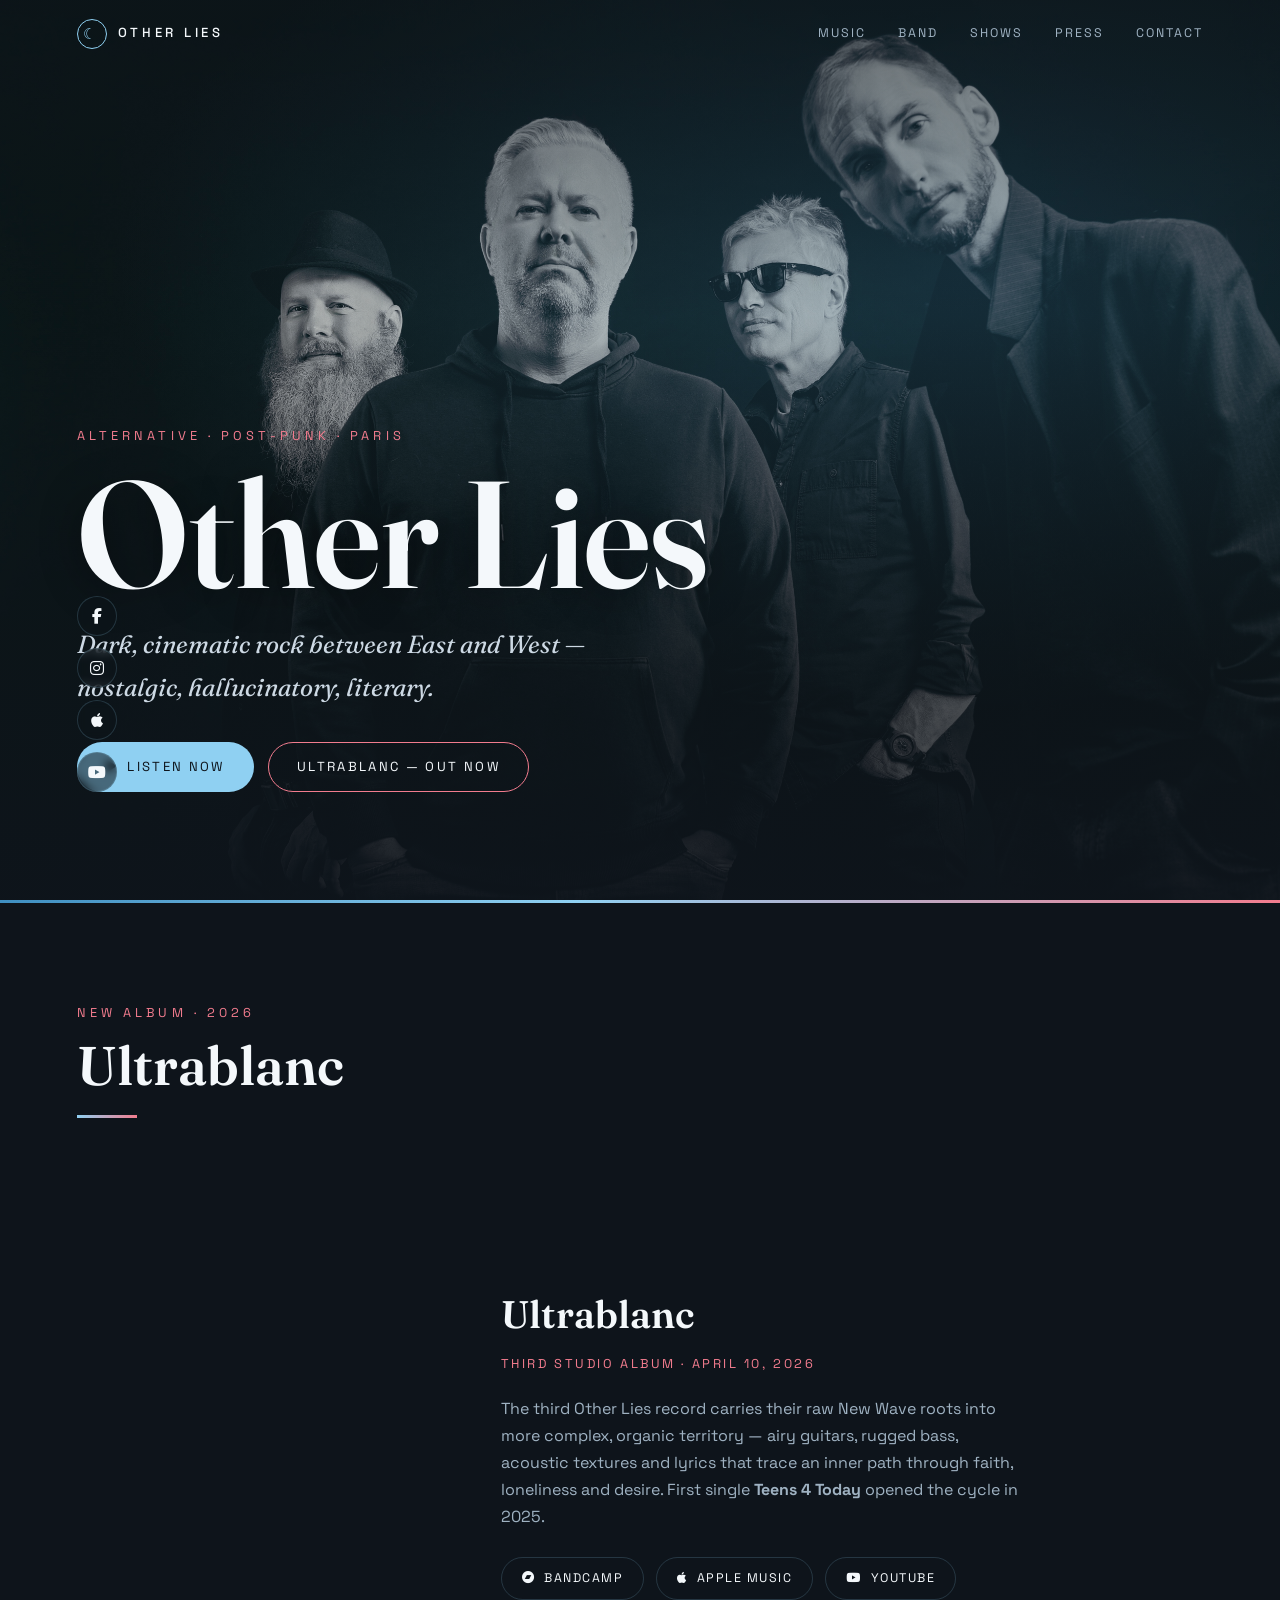
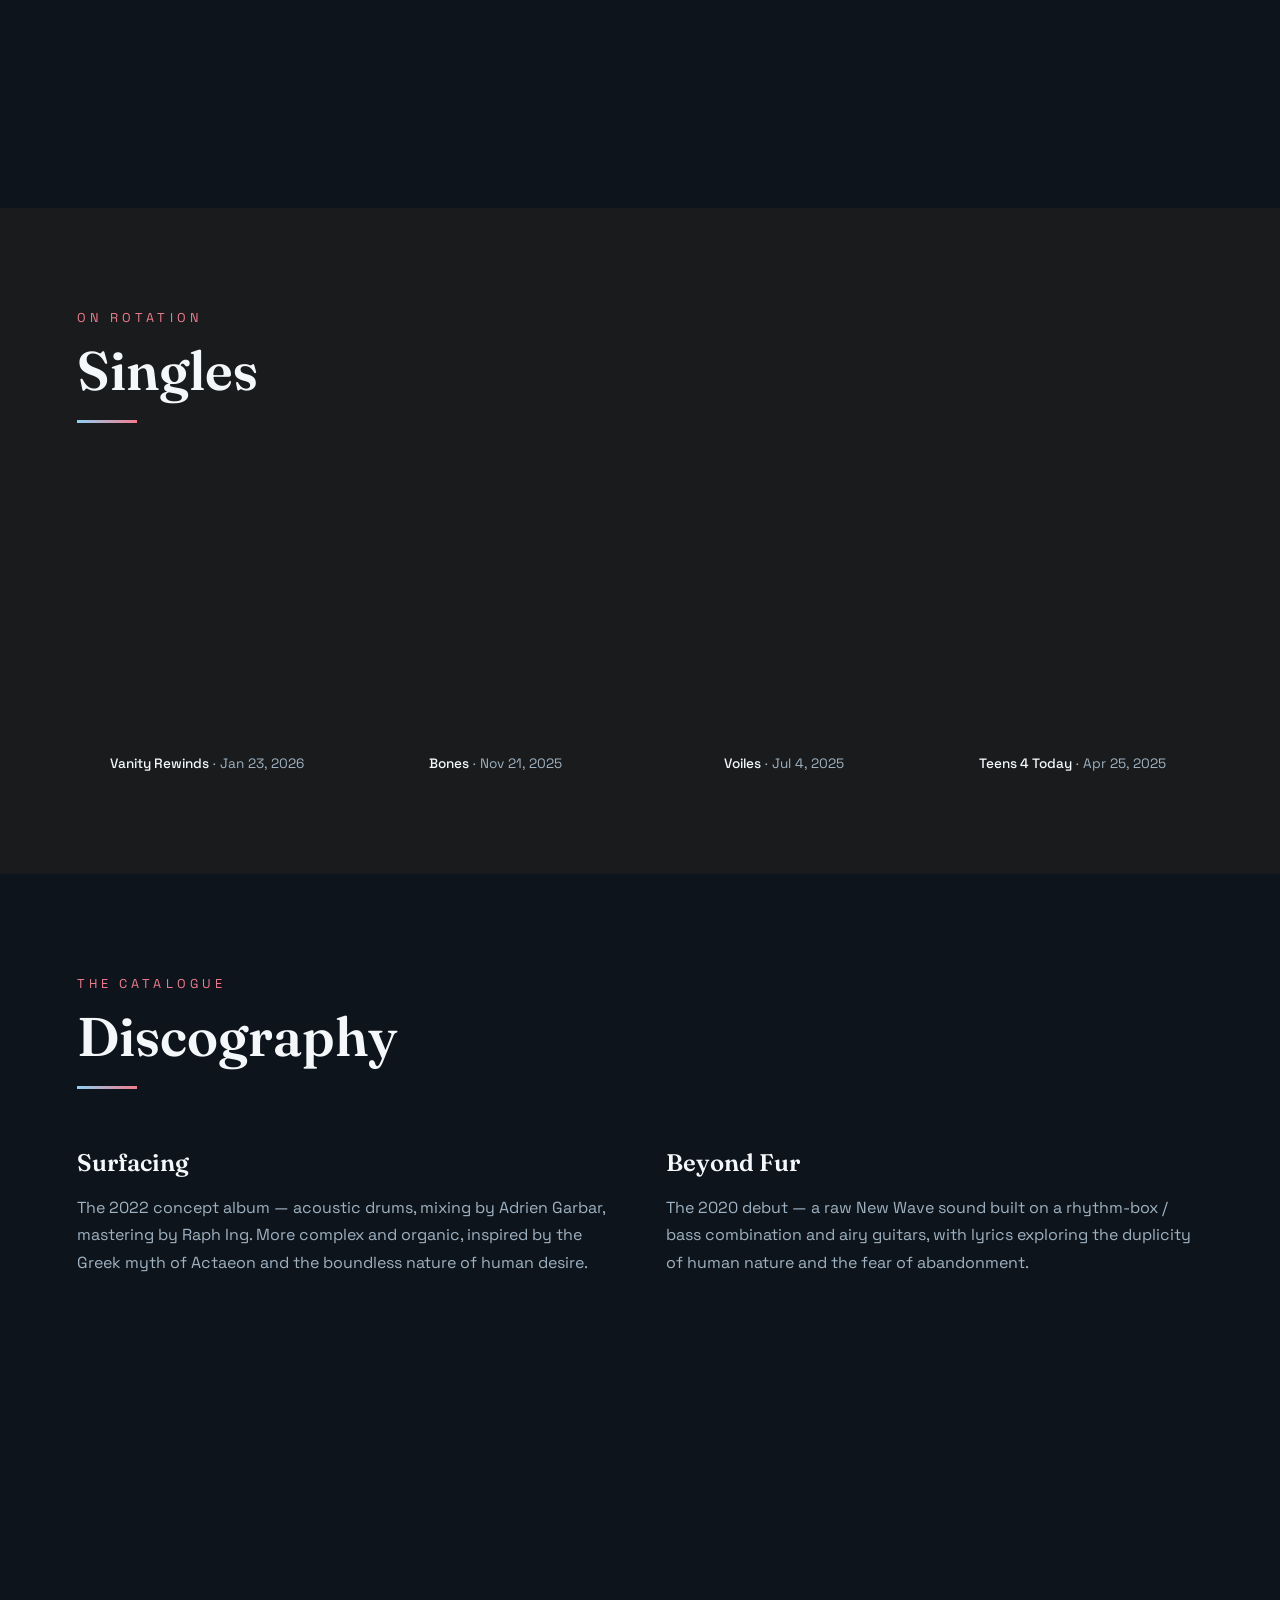
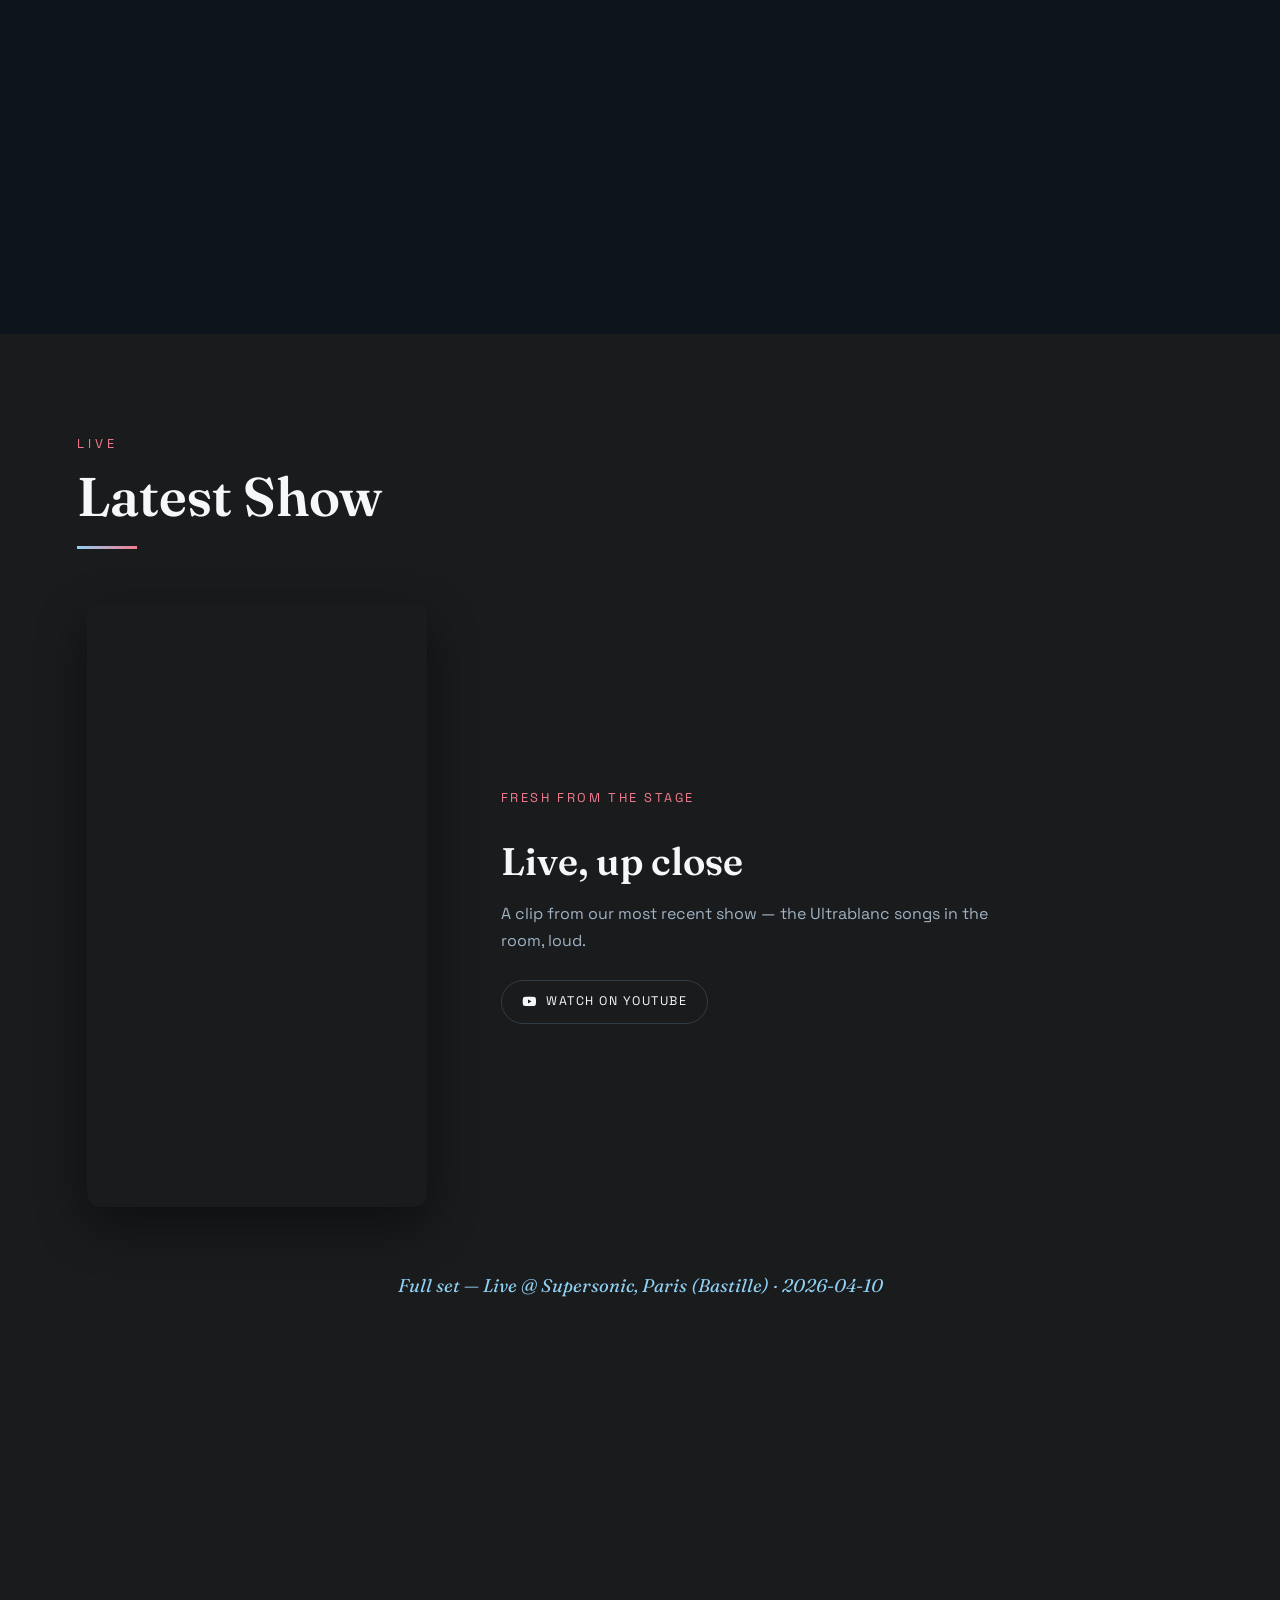
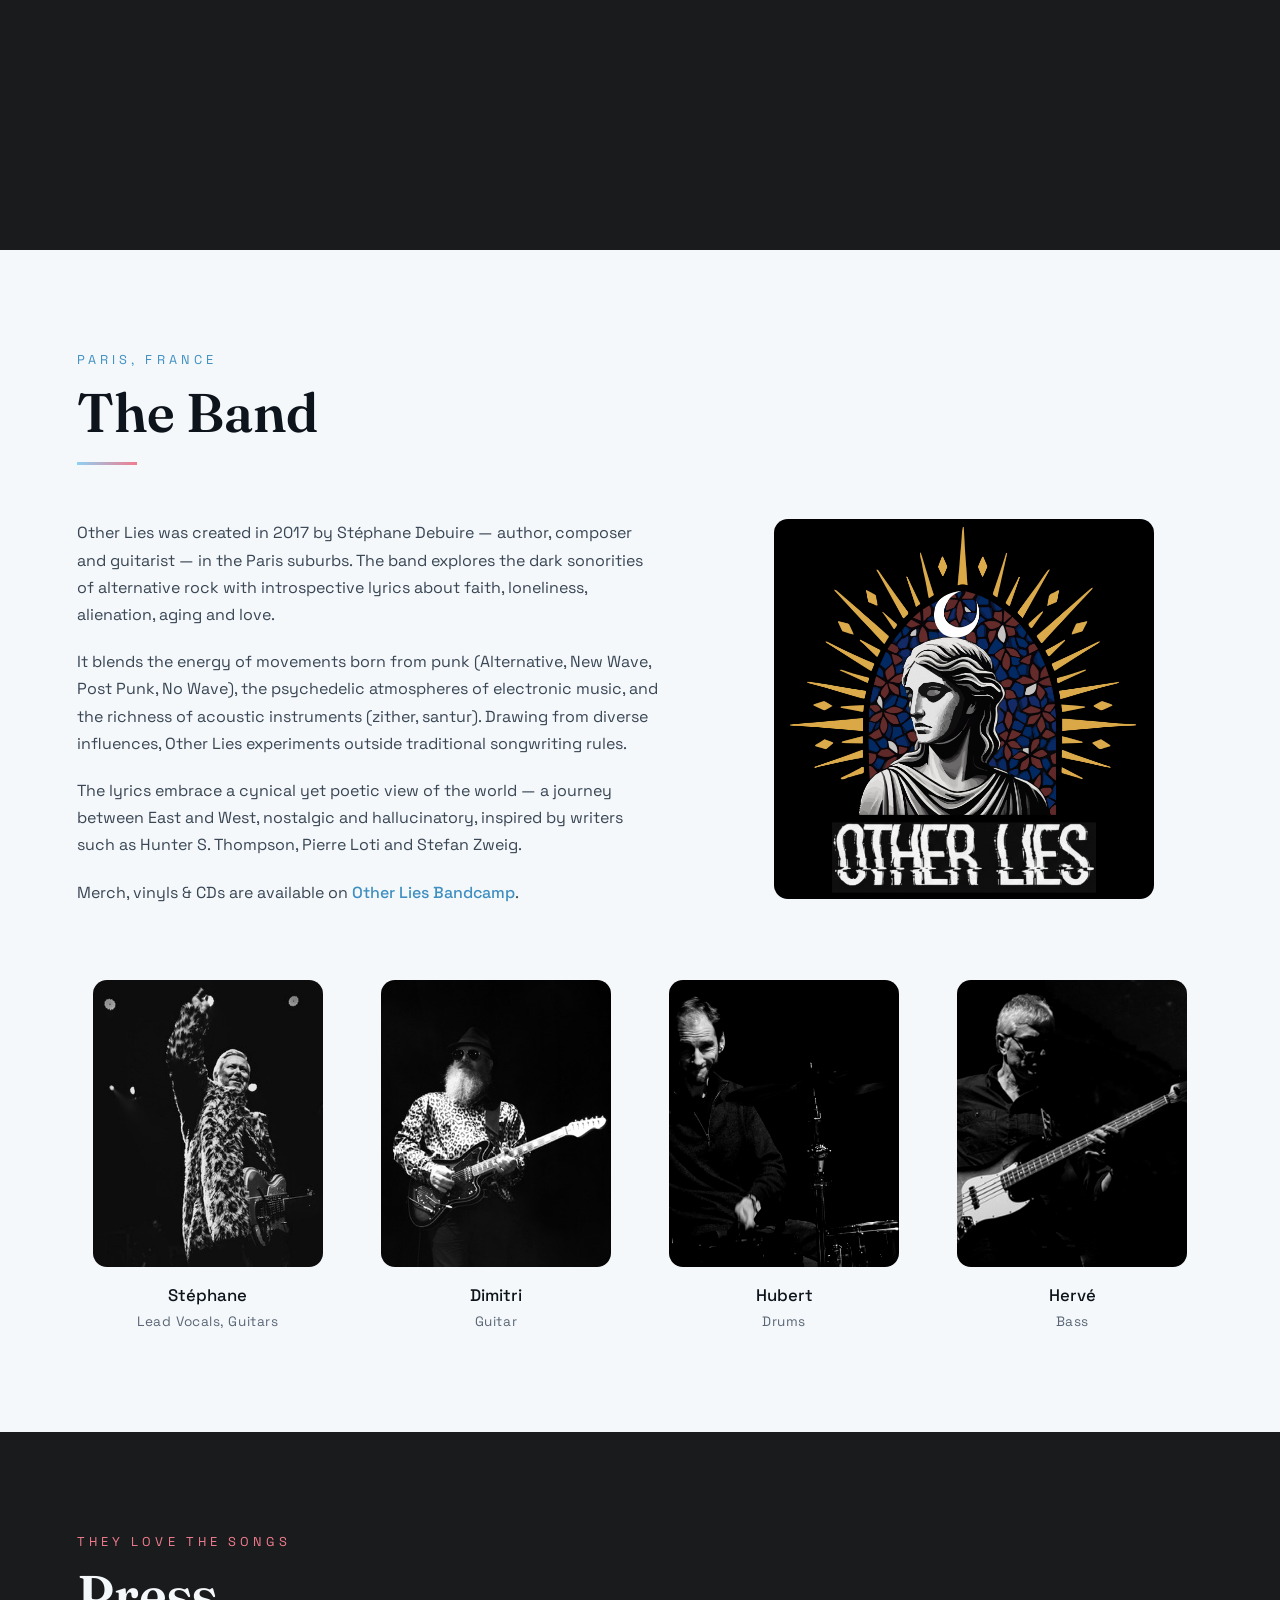
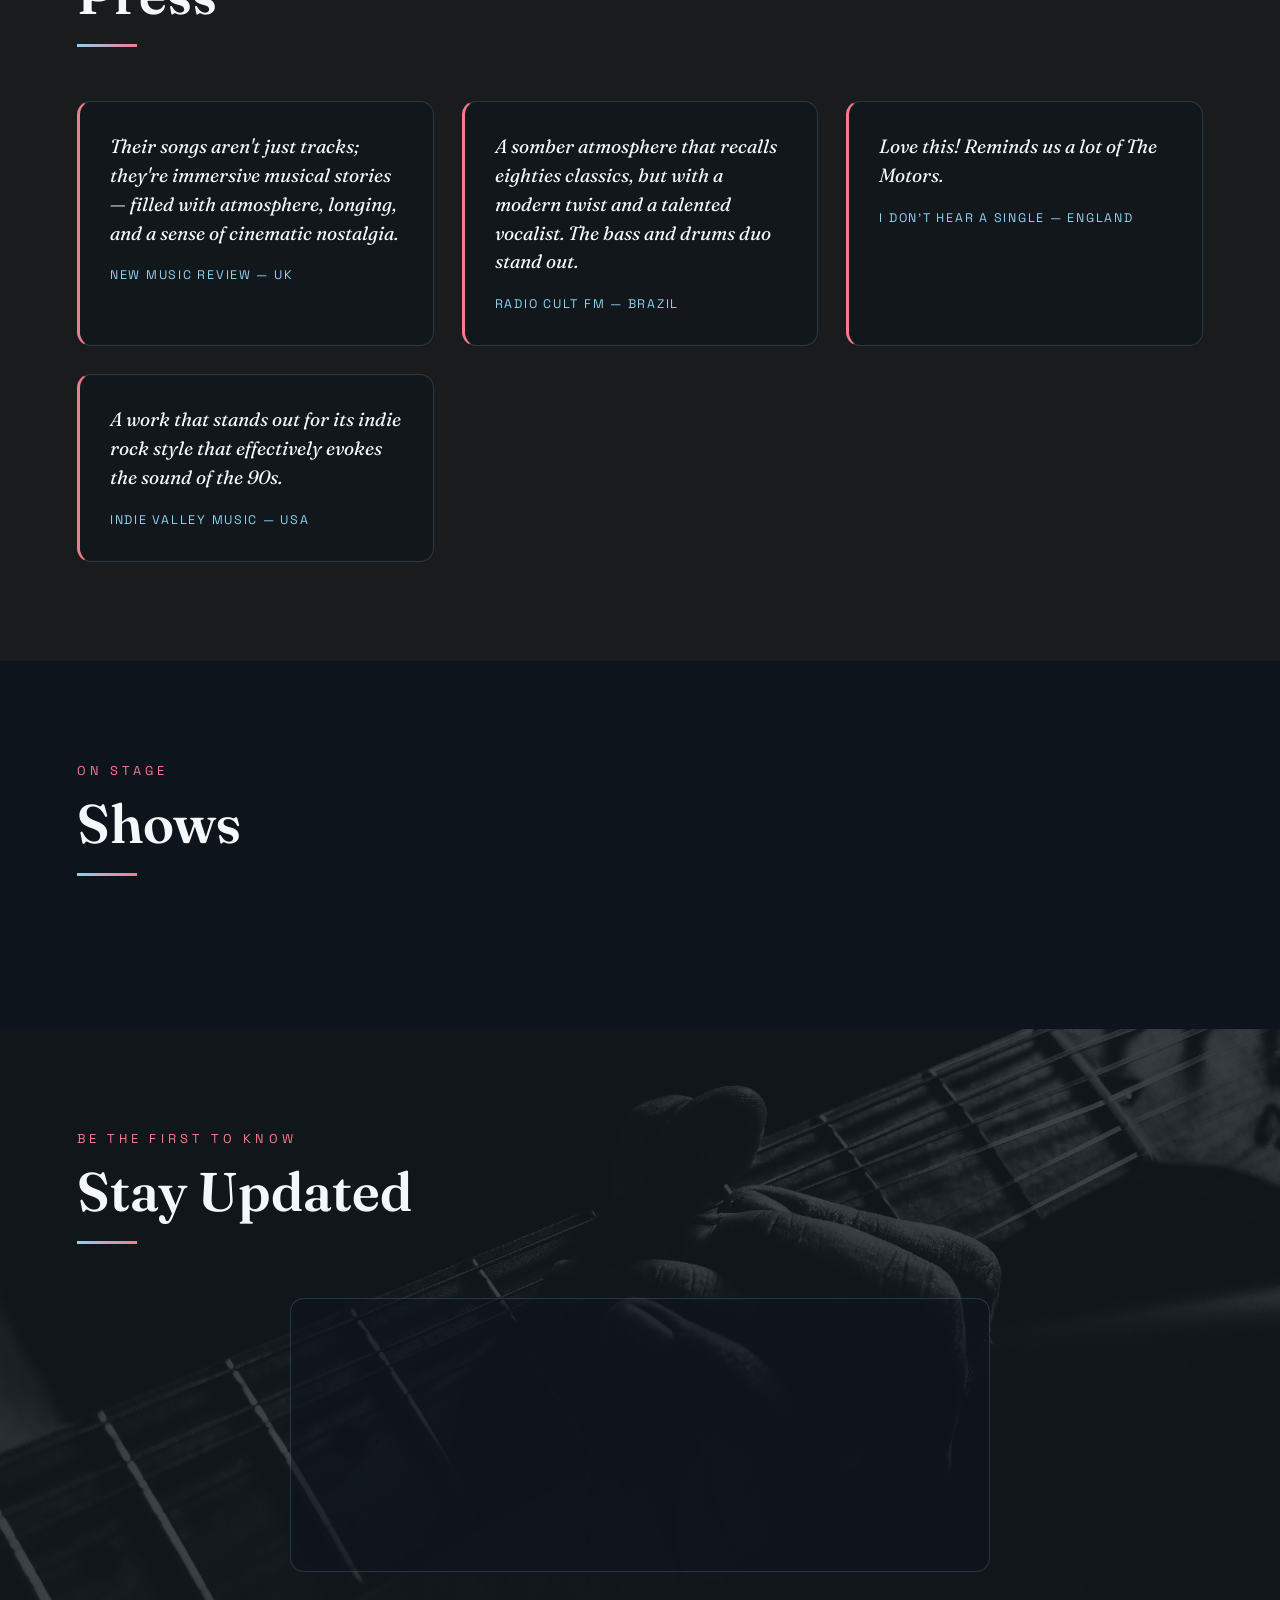
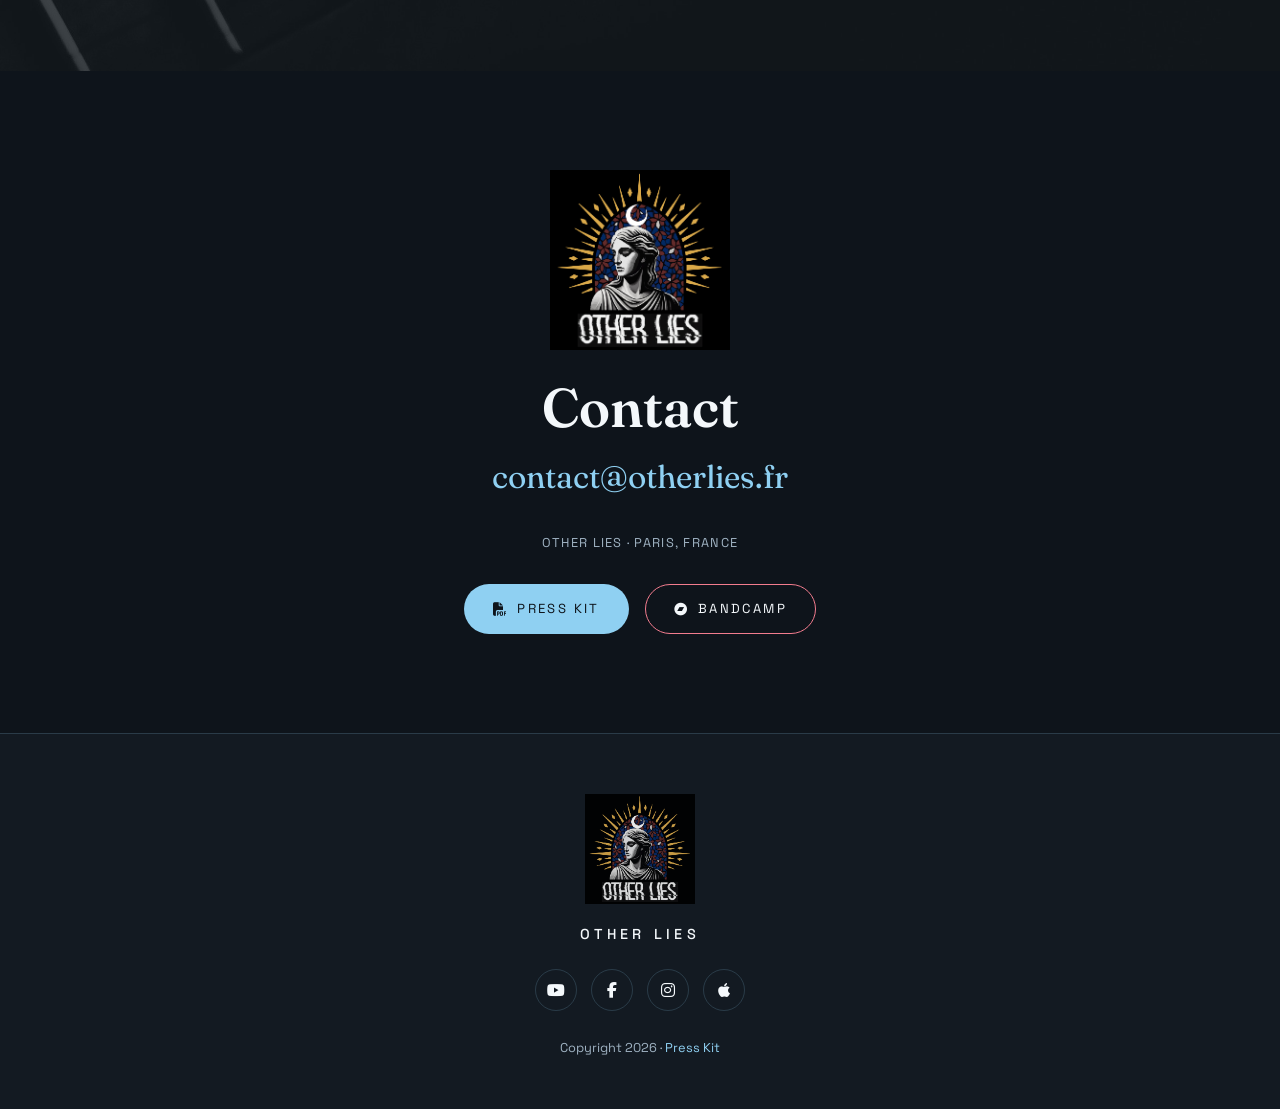
<file: index.html>
<!DOCTYPE html>
<html lang="en" dir="ltr">
  <head>

    <meta charset="utf-8">
    <title>Other Lies — Alternative Rock Band from Paris, France</title>
    <meta name="author" content="Other Lies">
    <meta name="description" content="Other Lies is an independent alternative rock band from Paris, France. Explore their music: albums Beyond Fur (2020), Surfacing (2022), and Ultrablanc (2026). Listen, discover tour dates, and get in touch.">
    <meta name="keywords" content="Other Lies, alternative rock, indie rock, post punk, new wave, Paris rock band, Beyond Fur, Surfacing, Ultrablanc, live music France">
    <link rel="canonical" href="https://otherlies.fr/">

    <meta property="og:url" content="https://otherlies.fr/" />
    <meta property="og:type" content="website" />
    <meta property="og:title" content="Other Lies — Alternative Rock Band from Paris, France" />
    <meta property="og:locale" content="en_US" />
    <meta property="og:description" content="Independent alternative rock band from Paris, France. Albums: Beyond Fur, Surfacing, Ultrablanc. Listen now and discover upcoming shows." />
    <meta property="og:site_name" content="Other Lies">
    <meta property="og:image" content="https://otherlies.fr/img/Other-Lies-Band-SmallRes.jpg" />
    <meta property="og:image:width" content="1200" />
    <meta property="og:image:height" content="630" />

    <meta name="twitter:card" content="summary_large_image" />
    <meta name="twitter:site" content="@otherlies" />
    <meta name="twitter:title" content="Other Lies — Alternative Rock Band from Paris, France" />
    <meta name="twitter:description" content="Independent alternative rock band from Paris, France. Albums: Beyond Fur, Surfacing, Ultrablanc." />
    <meta name="twitter:image" content="https://otherlies.fr/img/Other-Lies-Band-SmallRes.jpg" />

    <meta name="viewport" content="width=device-width, initial-scale=1.0">
    <meta name="robots" content="index, follow">

    <!-- Fonts: Fraunces (literary display) + Space Grotesk (UI) -->
    <link rel="preconnect" href="https://fonts.googleapis.com">
    <link rel="preconnect" href="https://fonts.gstatic.com" crossorigin>
    <link href="https://fonts.googleapis.com/css2?family=Fraunces:ital,opsz,wght@0,9..144,400;0,9..144,600;0,9..144,700;1,9..144,400;1,9..144,600&family=Space+Grotesk:wght@300;400;500;700&display=swap" rel="stylesheet">

    <!-- Font Awesome (brand + UI icons) -->
    <link rel="stylesheet" href="https://cdnjs.cloudflare.com/ajax/libs/font-awesome/6.7.2/css/all.min.css" crossorigin="anonymous" />

    <link rel="stylesheet" href="css/style.css">

    <!-- Favicon -->
    <link rel="icon" type="image/png" sizes="32x32" href="./img/favicon-32x32.png">
    <link rel="icon" type="image/png" sizes="16x16" href="./img/favicon-16x16.png">
    <link rel="shortcut icon" href="./favicon.ico">
    <link rel="apple-touch-icon" sizes="180x180" href="./img/apple-touch-icon.png">
    <link rel="manifest" href="./site.webmanifest">

    <!-- Structured data -->
    <script type="application/ld+json">
    {
      "@context": "https://schema.org",
      "@type": "MusicGroup",
      "name": "Other Lies",
      "url": "https://otherlies.fr/",
      "image": "https://otherlies.fr/img/Other-Lies-Band-SmallRes.jpg",
      "description": "Independent alternative rock band from Paris, France.",
      "genre": ["Alternative Rock", "Post Punk", "New Wave", "Indie Rock"],
      "hometown": { "@type": "City", "name": "Paris", "country": "France" },
      "foundingDate": "2017",
      "sameAs": [
        "https://www.facebook.com/profile.php?id=100069529463671",
        "https://www.instagram.com/other_lies_official/",
        "https://music.apple.com/us/artist/other-lies/1507963437",
        "https://www.youtube.com/watch?v=qXw1dqE_FtU&list=OLAK5uy_nUUa9ocPH_cSZ1I9kS4vyfQ2ZeH3phtvc",
        "https://otherlies.bandcamp.com"
      ],
      "album": [
        { "@type": "MusicAlbum", "name": "Beyond Fur", "datePublished": "2020", "url": "https://otherlies.bandcamp.com/album/beyond-fur" },
        { "@type": "MusicAlbum", "name": "Surfacing", "datePublished": "2022", "url": "https://otherlies.bandcamp.com/album/surfacing" },
        { "@type": "MusicAlbum", "name": "Ultrablanc", "datePublished": "2026-04-10", "url": "https://otherlies.bandcamp.com/album/ultrablanc" }
      ]
    }
    </script>

  </head>
  <body>
  <noscript>This site is best experienced with JavaScript enabled.</noscript>
  <a id="top"></a>

  <!-- ===================================================== Header / nav -->
  <header class="site-header" id="header">
    <a href="#top" class="brand">
      <span class="brand-mark" aria-hidden="true">&#9790;</span>
      Other Lies
    </a>
    <nav class="nav-desktop" aria-label="Primary">
      <a href="#music">Music</a>
      <a href="#band">Band</a>
      <a href="#shows">Shows</a>
      <a href="#press">Press</a>
      <a href="#contact">Contact</a>
    </nav>
    <button class="nav-toggle" id="navToggle" aria-label="Open menu" aria-expanded="false" aria-controls="mobileNav">
      <span></span><span></span><span></span>
    </button>
  </header>

  <nav class="mobile-nav" id="mobileNav" aria-label="Mobile">
    <a href="#music">Music</a>
    <a href="#band">Band</a>
    <a href="#shows">Shows</a>
    <a href="#press">Press</a>
    <a href="#contact">Contact</a>
  </nav>

  <!-- ============================================================== Hero -->
  <section class="hero">
    <div class="hero-social">
      <a href="https://www.facebook.com/profile.php?id=100069529463671" target="_blank" rel="noopener noreferrer" aria-label="Other Lies on Facebook"><i class="fa-brands fa-facebook-f"></i></a>
      <a href="https://www.instagram.com/other_lies_official/" target="_blank" rel="noopener noreferrer" aria-label="Other Lies on Instagram"><i class="fa-brands fa-instagram"></i></a>
      <a href="https://music.apple.com/us/artist/other-lies/1507963437" target="_blank" rel="noopener noreferrer" aria-label="Other Lies on Apple Music"><i class="fa-brands fa-apple"></i></a>
      <a href="https://www.youtube.com/@otherliesofficial" target="_blank" rel="noopener noreferrer" aria-label="Other Lies on YouTube"><i class="fa-brands fa-youtube"></i></a>
    </div>

    <div class="hero-content">
      <p class="eyebrow">Alternative &middot; Post-Punk &middot; Paris</p>
      <h1 class="hero-title">Other Lies</h1>
      <p class="hero-tagline">Dark, cinematic rock between East and West — nostalgic, hallucinatory, literary.</p>
      <div class="btn-row">
        <a class="btn btn-primary" href="#music"><i class="fa-solid fa-play"></i> Listen now</a>
        <a class="btn btn-ghost" href="https://otherlies.bandcamp.com/album/ultrablanc" target="_blank" rel="noopener noreferrer">Ultrablanc — out now</a>
      </div>
    </div>
  </section>
  <div class="fissure"></div>

  <!-- ====================================================== Featured / Music -->
  <section class="section" id="music">
    <div class="section-head reveal">
      <p class="eyebrow">New album &middot; 2026</p>
      <h2 class="section-title">Ultrablanc</h2>
      <div class="section-rule"></div>
    </div>

    <div class="featured-grid">
      <div class="featured-embed reveal">
        <div class="embed-album">
          <iframe src="https://bandcamp.com/EmbeddedPlayer/album=3305115280/size=large/bgcol=333333/linkcol=0f91ff/tracklist=false/transparent=true/" seamless title="Ultrablanc on Bandcamp"><a href="https://otherlies.bandcamp.com/album/ultrablanc">Ultrablanc by Other Lies</a></iframe>
        </div>
      </div>
      <div class="featured-copy reveal">
        <h3>Ultrablanc</h3>
        <p class="meta">Third studio album &middot; April 10, 2026</p>
        <p>
          The third Other Lies record carries their raw New Wave roots into more
          complex, organic territory — airy guitars, rugged bass, acoustic
          textures and lyrics that trace an inner path through faith, loneliness
          and desire. First single <b>Teens 4 Today</b> opened the cycle in 2025.
        </p>
        <div class="streaming">
          <a href="https://otherlies.bandcamp.com/album/ultrablanc" target="_blank" rel="noopener noreferrer"><i class="fa-brands fa-bandcamp"></i> Bandcamp</a>
          <a href="https://music.apple.com/us/artist/other-lies/1507963437" target="_blank" rel="noopener noreferrer"><i class="fa-brands fa-apple"></i> Apple Music</a>
          <a href="https://www.youtube.com/@otherliesofficial" target="_blank" rel="noopener noreferrer"><i class="fa-brands fa-youtube"></i> YouTube</a>
        </div>
      </div>
    </div>
  </section>

  <!-- =========================================================== Singles -->
  <section class="section section--alt">
    <div class="section-head reveal">
      <p class="eyebrow">On rotation</p>
      <h2 class="section-title">Singles</h2>
      <div class="section-rule"></div>
    </div>

    <div class="media-grid">
      <div class="media-card reveal">
        <div class="embed-track"><iframe src="https://bandcamp.com/EmbeddedPlayer/track=228848753/size=large/bgcol=333333/linkcol=0f91ff/tracklist=false/transparent=true/" seamless title="Vanity Rewinds on Bandcamp"><a href="https://otherlies.bandcamp.com/track/vanity-rewinds">Vanity Rewinds by Other Lies</a></iframe></div>
        <p class="caption"><b>Vanity Rewinds</b> &middot; Jan 23, 2026</p>
      </div>
      <div class="media-card reveal">
        <div class="embed-track"><iframe src="https://bandcamp.com/EmbeddedPlayer/track=1326068721/size=large/bgcol=333333/linkcol=0f91ff/tracklist=false/transparent=true/" seamless title="Bones on Bandcamp"><a href="https://otherlies.bandcamp.com/track/bones">Bones by Other Lies</a></iframe></div>
        <p class="caption"><b>Bones</b> &middot; Nov 21, 2025</p>
      </div>
      <div class="media-card reveal">
        <div class="embed-track"><iframe src="https://bandcamp.com/EmbeddedPlayer/track=2655608547/size=large/bgcol=333333/linkcol=0f91ff/tracklist=false/transparent=true/" seamless title="Voiles on Bandcamp"><a href="https://otherlies.bandcamp.com/track/voiles">Voiles by Other Lies</a></iframe></div>
        <p class="caption"><b>Voiles</b> &middot; Jul 4, 2025</p>
      </div>
      <div class="media-card reveal">
        <div class="embed-track"><iframe src="https://bandcamp.com/EmbeddedPlayer/track=4266348816/size=large/bgcol=333333/linkcol=0f91ff/tracklist=false/transparent=true/" seamless title="Teens 4 Today on Bandcamp"><a href="https://otherlies.bandcamp.com/track/teens-4-today">Teens 4 Today by Other Lies</a></iframe></div>
        <p class="caption"><b>Teens 4 Today</b> &middot; Apr 25, 2025</p>
      </div>
    </div>
  </section>

  <!-- ====================================================== Discography -->
  <section class="section">
    <div class="section-head reveal">
      <p class="eyebrow">The catalogue</p>
      <h2 class="section-title">Discography</h2>
      <div class="section-rule"></div>
    </div>

    <div class="disc-grid">
      <div class="disc-item reveal">
        <h3>Surfacing</h3>
        <p>
          The 2022 concept album — acoustic drums, mixing by Adrien Garbar,
          mastering by Raph Ing. More complex and organic, inspired by the Greek
          myth of Actaeon and the boundless nature of human desire.
        </p>
        <div class="embed-album"><iframe src="https://bandcamp.com/EmbeddedPlayer/album=2539368130/size=large/bgcol=333333/linkcol=0f91ff/package=2737081730/tracklist=false/transparent=true/" seamless title="Surfacing on Bandcamp"><a href="https://otherlies.bandcamp.com/album/surfacing">Surfacing by Other Lies</a></iframe></div>
      </div>
      <div class="disc-item reveal">
        <h3>Beyond Fur</h3>
        <p>
          The 2020 debut — a raw New Wave sound built on a rhythm-box / bass
          combination and airy guitars, with lyrics exploring the duplicity of
          human nature and the fear of abandonment.
        </p>
        <div class="embed-album"><iframe src="https://bandcamp.com/EmbeddedPlayer/album=4027062263/size=large/bgcol=333333/linkcol=0f91ff/package=466732072/tracklist=false/transparent=true/" seamless title="Beyond Fur on Bandcamp"><a href="https://otherlies.bandcamp.com/album/beyond-fur">Beyond Fur by Other Lies</a></iframe></div>
      </div>
    </div>
  </section>

  <!-- ========================================================== Discover -->
  <section class="section section--alt" id="discover">
    <div class="section-head reveal">
      <p class="eyebrow">Live</p>
      <h2 class="section-title">Latest Show</h2>
      <div class="section-rule"></div>
    </div>

    <div class="featured-grid reveal" style="align-items: center;">
      <div class="embed-short">
        <iframe src="https://www.youtube.com/embed/I-KVdmbOCmA" title="Other Lies — latest show clip" allow="accelerometer; autoplay; clipboard-write; encrypted-media; gyroscope; picture-in-picture; web-share" referrerpolicy="strict-origin-when-cross-origin" allowfullscreen></iframe>
      </div>
      <div class="featured-copy">
        <p class="meta">Fresh from the stage</p>
        <h3>Live, up close</h3>
        <p>A clip from our most recent show — the Ultrablanc songs in the room, loud.</p>
        <div class="streaming">
          <a href="https://youtube.com/shorts/I-KVdmbOCmA" target="_blank" rel="noopener noreferrer"><i class="fa-brands fa-youtube"></i> Watch on YouTube</a>
        </div>
      </div>
    </div>

    <div class="live reveal" style="margin-top: clamp(46px, 7vh, 84px);">
      <p class="live-label">Full set — Live @ Supersonic, Paris (Bastille) &middot; 2026-04-10</p>
      <div class="embed-youtube">
        <iframe src="https://www.youtube.com/embed/hxBj8DtNnaU?si=YXRcBmQJk6Qf0QxU" title="Other Lies live at Supersonic" allow="accelerometer; autoplay; clipboard-write; encrypted-media; gyroscope; picture-in-picture; web-share" referrerpolicy="strict-origin-when-cross-origin" allowfullscreen></iframe>
      </div>
    </div>
  </section>

  <!-- ============================================================== Band -->
  <section class="section section--light" id="band">
    <div class="section-head reveal">
      <p class="eyebrow" style="color: var(--lake);">Paris, France</p>
      <h2 class="section-title">The Band</h2>
      <div class="section-rule"></div>
    </div>

    <div class="band-intro">
      <div class="bio reveal">
        <p>
          Other Lies was created in 2017 by Stéphane Debuire — author, composer
          and guitarist — in the Paris suburbs. The band explores the dark
          sonorities of alternative rock with introspective lyrics about faith,
          loneliness, alienation, aging and love.
        </p>
        <p>
          It blends the energy of movements born from punk (Alternative, New
          Wave, Post Punk, No Wave), the psychedelic atmospheres of electronic
          music, and the richness of acoustic instruments (zither, santur).
          Drawing from diverse influences, Other Lies experiments outside
          traditional songwriting rules.
        </p>
        <p>
          The lyrics embrace a cynical yet poetic view of the world — a journey
          between East and West, nostalgic and hallucinatory, inspired by writers
          such as Hunter S. Thompson, Pierre Loti and Stefan Zweig.
        </p>
        <p>
          Merch, vinyls &amp; CDs are available on
          <a href="https://otherlies.bandcamp.com" target="_blank" rel="noopener noreferrer">Other Lies Bandcamp</a>.
        </p>
      </div>
      <div class="band-vitrail reveal">
        <img src="./img/Logo%20Other%20Lies%20Vitrail.png" alt="Other Lies stained-glass emblem" loading="lazy">
      </div>
    </div>

    <div class="members">
      <div class="member reveal">
        <img src="./img/steph.jpeg" alt="Stéphane — lead vocals and guitars" loading="lazy">
        <p class="name">Stéphane</p>
        <p class="role">Lead Vocals, Guitars</p>
      </div>
      <div class="member reveal">
        <img src="./img/dim.jpeg" alt="Dimitri — guitar" loading="lazy">
        <p class="name">Dimitri</p>
        <p class="role">Guitar</p>
      </div>
      <div class="member reveal">
        <img src="./img/hubert.jpeg" alt="Hubert — drums" loading="lazy">
        <p class="name">Hubert</p>
        <p class="role">Drums</p>
      </div>
      <div class="member reveal">
        <img src="./img/herve.jpeg" alt="Hervé — bass" loading="lazy">
        <p class="name">Hervé</p>
        <p class="role">Bass</p>
      </div>
    </div>
  </section>

  <!-- ============================================================= Press -->
  <section class="section section--alt" id="press">
    <div class="section-head reveal">
      <p class="eyebrow">They love the songs</p>
      <h2 class="section-title">Press</h2>
      <div class="section-rule"></div>
    </div>

    <div class="press-grid">
      <div class="quote reveal">
        <blockquote>Their songs aren't just tracks; they're immersive musical stories — filled with atmosphere, longing, and a sense of cinematic nostalgia.</blockquote>
        <cite><a href="https://www.newmusicreview.co.uk/other-lies-indie-pop-rock-release/" target="_blank" rel="noopener noreferrer">New Music Review — UK</a></cite>
      </div>
      <div class="quote reveal">
        <blockquote>A somber atmosphere that recalls eighties classics, but with a modern twist and a talented vocalist. The bass and drums duo stand out.</blockquote>
        <cite>Radio Cult FM — Brazil</cite>
      </div>
      <div class="quote reveal">
        <blockquote>Love this! Reminds us a lot of The Motors.</blockquote>
        <cite>I Don't Hear a Single — England</cite>
      </div>
      <div class="quote reveal">
        <blockquote>A work that stands out for its indie rock style that effectively evokes the sound of the 90s.</blockquote>
        <cite>Indie Valley Music — USA</cite>
      </div>
    </div>
  </section>

  <!-- ============================================================= Shows -->
  <section class="section" id="shows">
    <div class="section-head reveal">
      <p class="eyebrow">On stage</p>
      <h2 class="section-title">Shows</h2>
      <div class="section-rule"></div>
    </div>

    <div class="shows-wrap reveal">
      <script charset="utf-8" src="https://widgetv3.bandsintown.com/main.min.js"></script>
      <a class="bit-widget-initializer"
         data-artist-name="id_15564310"
         data-events-to-display=""
         data-background-color="rgba(26,27,29,1)"
         data-separator-color="rgba(221,221,221,1)"
         data-text-color="rgba(255,255,255,1)"
         data-font="Space Grotesk"
         data-auto-style="true"
         data-button-label-capitalization="uppercase"
         data-header-capitalization="uppercase"
         data-location-capitalization="uppercase"
         data-venue-capitalization="uppercase"
         data-display-local-dates="true"
         data-local-dates-position="tab"
         data-display-past-dates="true"
         data-display-details="true"
         data-display-lineup="false"
         data-display-start-time="false"
         data-social-share-icon="true"
         data-display-limit="all"
         data-date-format="dddd, MMMM Do, YYYY"
         data-date-orientation="horizontal"
         data-date-border-color="#4A4A4A"
         data-date-border-width="1px"
         data-date-capitalization="capitalize"
         data-date-border-radius="10px"
         data-event-ticket-cta-size="small"
         data-event-ticket-text="TICKETS"
         data-event-ticket-icon="false"
         data-event-ticket-cta-text-color="rgba(14,20,27,1)"
         data-event-ticket-cta-bg-color="rgba(143,208,242,1)"
         data-event-ticket-cta-border-color="rgba(143,208,242,1)"
         data-event-ticket-cta-border-width="0px"
         data-event-ticket-cta-border-radius="999px"
         data-event-rsvp-position="left"
         data-event-rsvp-cta-size="medium"
         data-event-rsvp-text="RSVP"
         data-event-rsvp-icon="true"
         data-follow-section-position="top"
         data-follow-section-alignment="center"
         data-follow-section-header-text="Get updates on new shows, new music, and more"
         data-follow-section-cta-size="medium"
         data-follow-section-cta-text="FOLLOW"
         data-follow-section-cta-text-color="rgba(14,20,27,1)"
         data-follow-section-cta-bg-color="rgba(242,124,142,1)"
         data-follow-section-cta-border-width="0px"
         data-follow-section-cta-border-radius="999px"
         data-play-my-city-position="hidden"
         data-language="en"
         data-layout-breakpoint="900"
         data-bit-logo-position="bottomCenter"
         data-bit-logo-color="rgba(255,255,255,1)"
      ></a>
    </div>
  </section>

  <!-- ======================================================= Newsletter -->
  <section class="section section--newsletter">
    <div class="section-head reveal">
      <p class="eyebrow">Be the first to know</p>
      <h2 class="section-title">Stay Updated</h2>
      <div class="section-rule"></div>
    </div>
    <div class="newsletter-box reveal">
      <iframe src="https://bandsintown.com/artist/15564310/email_signup_form?headerTextColor=rgba(255,255,255,1)&backgroundColor=rgba(26,27,29,0)&ctaBackgroundColor=rgba(242,124,142,1)&title=BE THE FIRST TO KNOW&headerTextStyle=normal&headerText=Sign up to get the latest updates&font=Space Grotesk&ctaIcon=show&ctaBorderRadius=999px&ctaBorderWidth=0px&ctaBorderColor=rgba(242,124,142,1)&ctaFontColor=rgba(14,20,27,1)&alignment=center&emailInputField=show&ctaLabel=Subscribe&layout=wide&locale=en" height="220" title="Newsletter signup"></iframe>
    </div>
  </section>

  <!-- =========================================================== Contact -->
  <section class="section" id="contact">
    <div class="contact-inner">
      <img class="contact-vitrail reveal" src="./img/Logo%20Other%20Lies%20Vitrail.png" alt="Other Lies stained-glass emblem" loading="lazy">
      <div class="section-head reveal" style="margin-bottom: 0;">
        <h2 class="section-title" style="display:inline-block;">Contact</h2>
      </div>
      <p class="contact-mail" id="insertMail"></p>
      <p class="contact-place">Other Lies &middot; Paris, France</p>
      <div class="contact-links">
        <a class="btn btn-primary" href="epk.html"><i class="fa-solid fa-file-pdf"></i> Press Kit</a>
        <a class="btn btn-ghost" href="https://otherlies.bandcamp.com" target="_blank" rel="noopener noreferrer"><i class="fa-brands fa-bandcamp"></i> Bandcamp</a>
      </div>
    </div>
  </section>

  <!-- ============================================================ Footer -->
  <footer>
    <img class="footer-logo" src="./img/Logo%20Other%20Lies%20Vitrail.png" alt="Other Lies logo" loading="lazy">
    <p class="footer-name">OTHER LIES</p>
    <div class="footer-social">
      <a href="https://www.youtube.com/@otherliesofficial" target="_blank" rel="noopener noreferrer" aria-label="Other Lies on YouTube"><i class="fa-brands fa-youtube"></i></a>
      <a href="https://www.facebook.com/profile.php?id=100069529463671" target="_blank" rel="noopener noreferrer" aria-label="Other Lies on Facebook"><i class="fa-brands fa-facebook-f"></i></a>
      <a href="https://www.instagram.com/other_lies_official/" target="_blank" rel="noopener noreferrer" aria-label="Other Lies on Instagram"><i class="fa-brands fa-instagram"></i></a>
      <a href="https://music.apple.com/us/artist/other-lies/1507963437" target="_blank" rel="noopener noreferrer" aria-label="Other Lies on Apple Music"><i class="fa-brands fa-apple"></i></a>
    </div>
    <p class="footer-meta">Copyright 2026 &middot; <a href="epk.html">Press Kit</a></p>
  </footer>

  <button class="to-top" id="toTop" aria-label="Back to top"><i class="fa-solid fa-chevron-up"></i></button>

  <script src="js/mainFunctions.js" defer></script>
  </body>
</html>
</file>
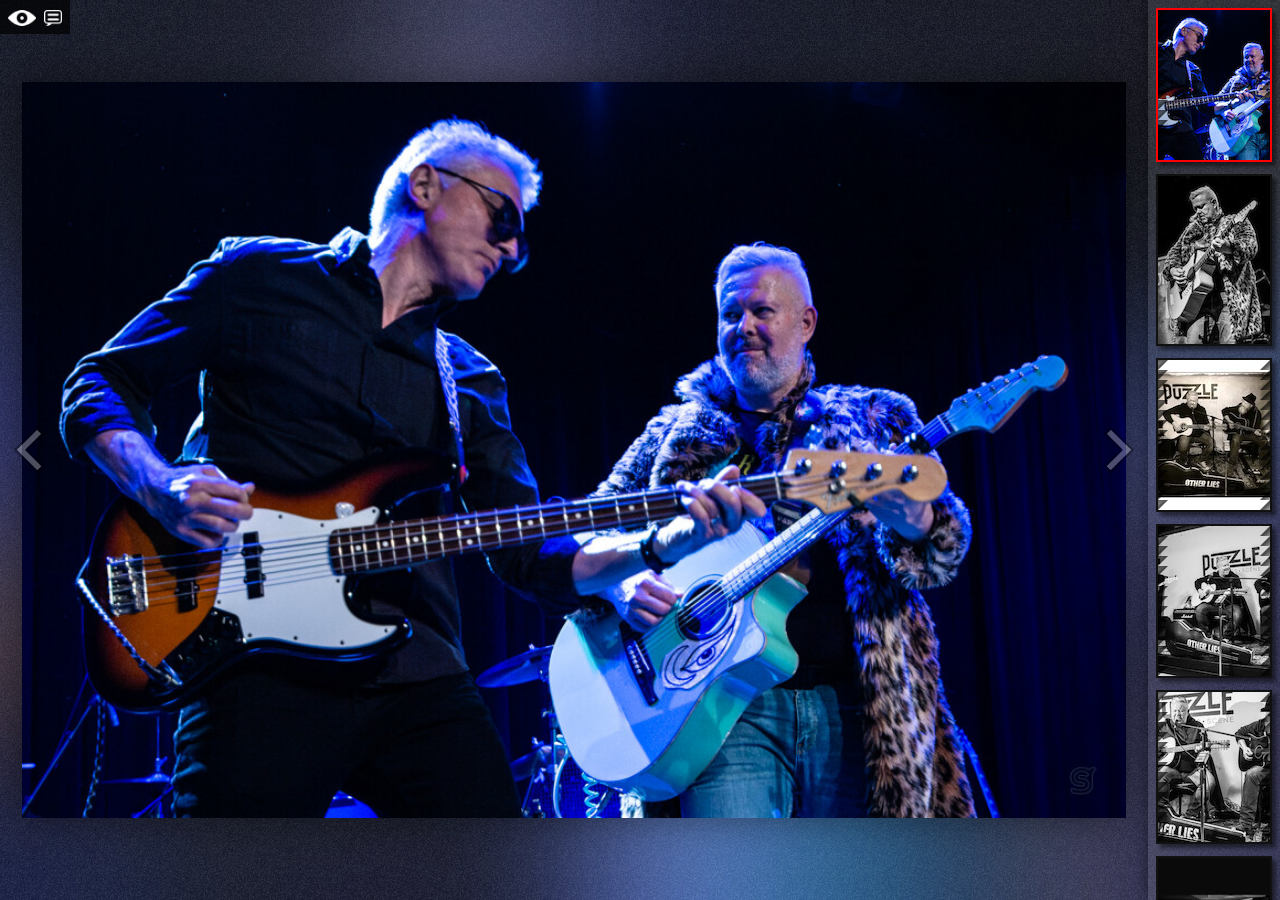
<file: photos/photo-shoot/index.html>
<!DOCTYPE html>
<html>
  <head>
    <meta http-equiv="Content-Type" content="text/html; charset=UTF-8" />
    <meta name="viewport" content="width=device-width,initial-scale=1" />
    <script src="mootools-core-1.4.js" type="text/javascript"></script>
    <script src="mootools-more-1.4.js" type="text/javascript"></script>
    <script src="mootools-idle.js" type="text/javascript"></script>
    <script src="mootools-mooswipe.js" type="text/javascript"></script>
    <script src="index.js" type="text/javascript"></script>
    <link href="index.css" rel="stylesheet" type="text/css"/>
  </head>
  <body>
    <noscript>
      <h2>JavaScript is required to view this gallery :'(</h2>
    </noscript>
    <div id="gallery"></div>
  </body>
</html>
</file>
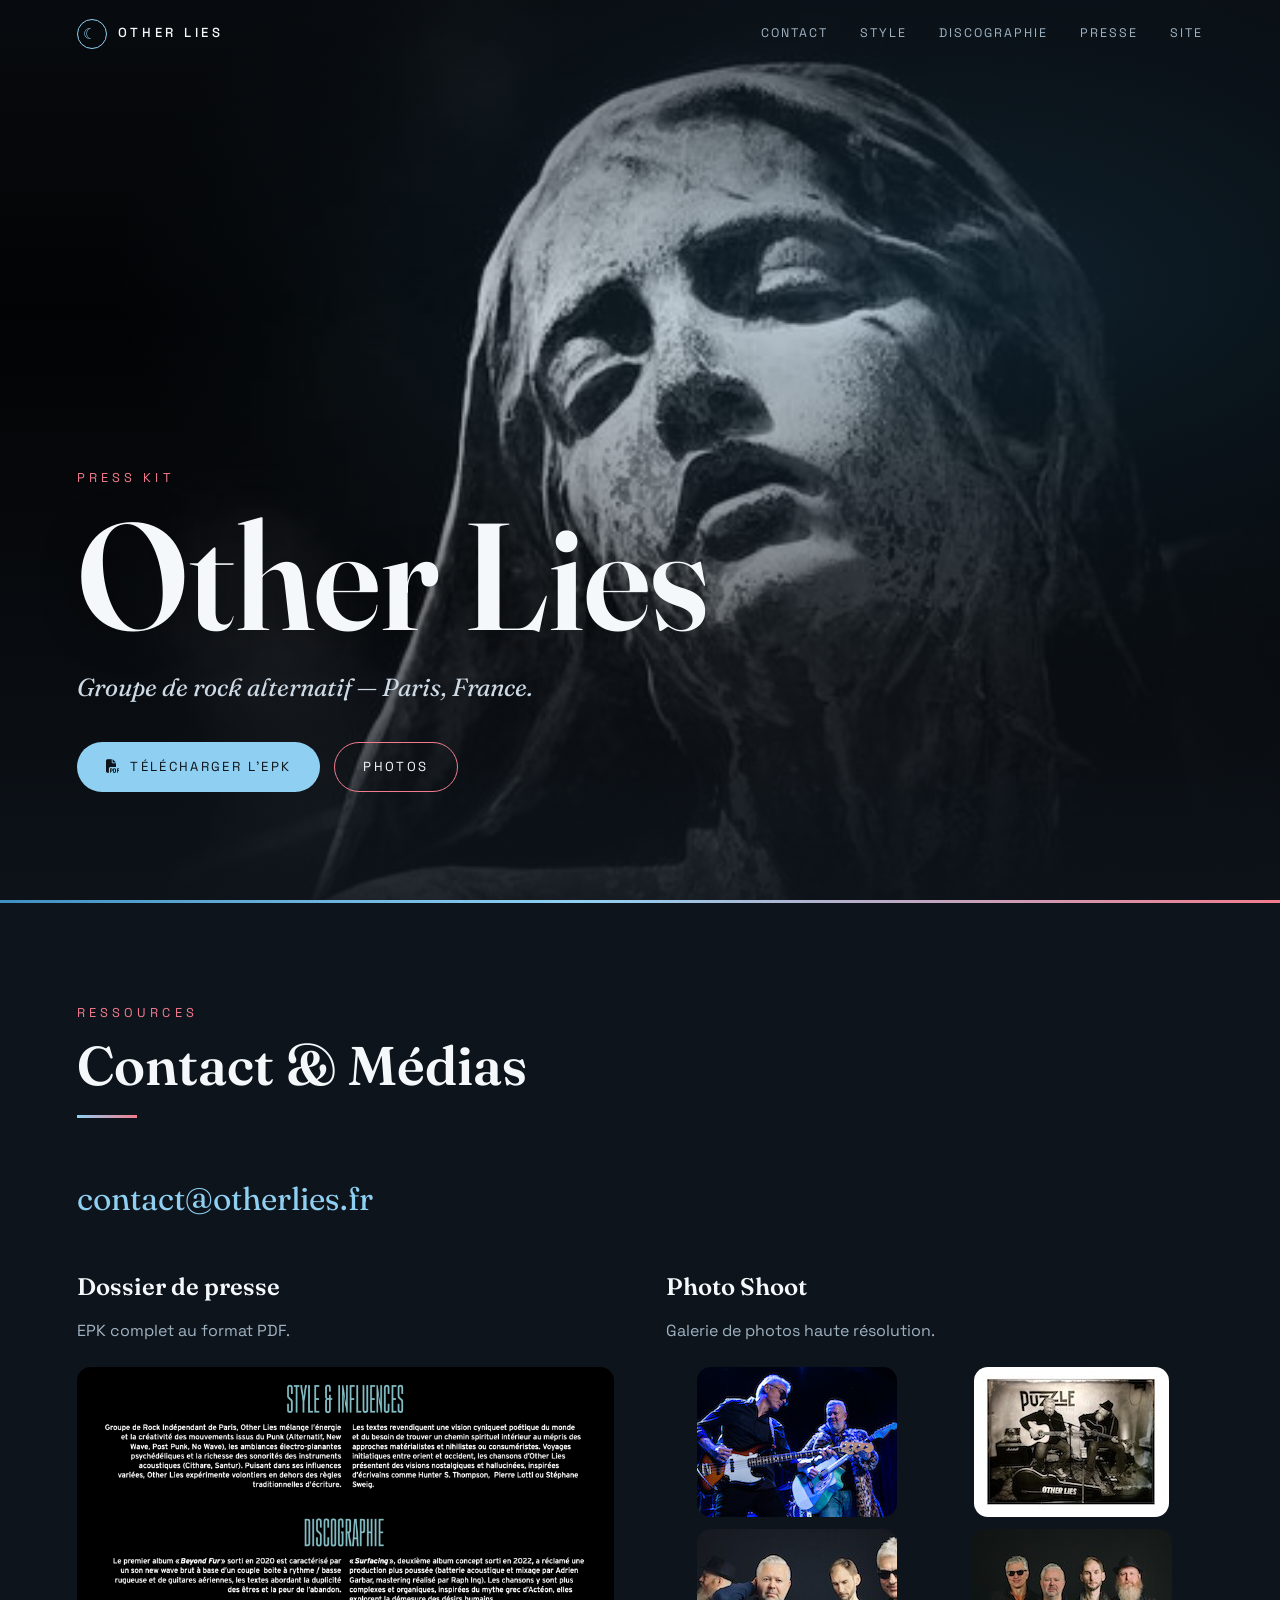
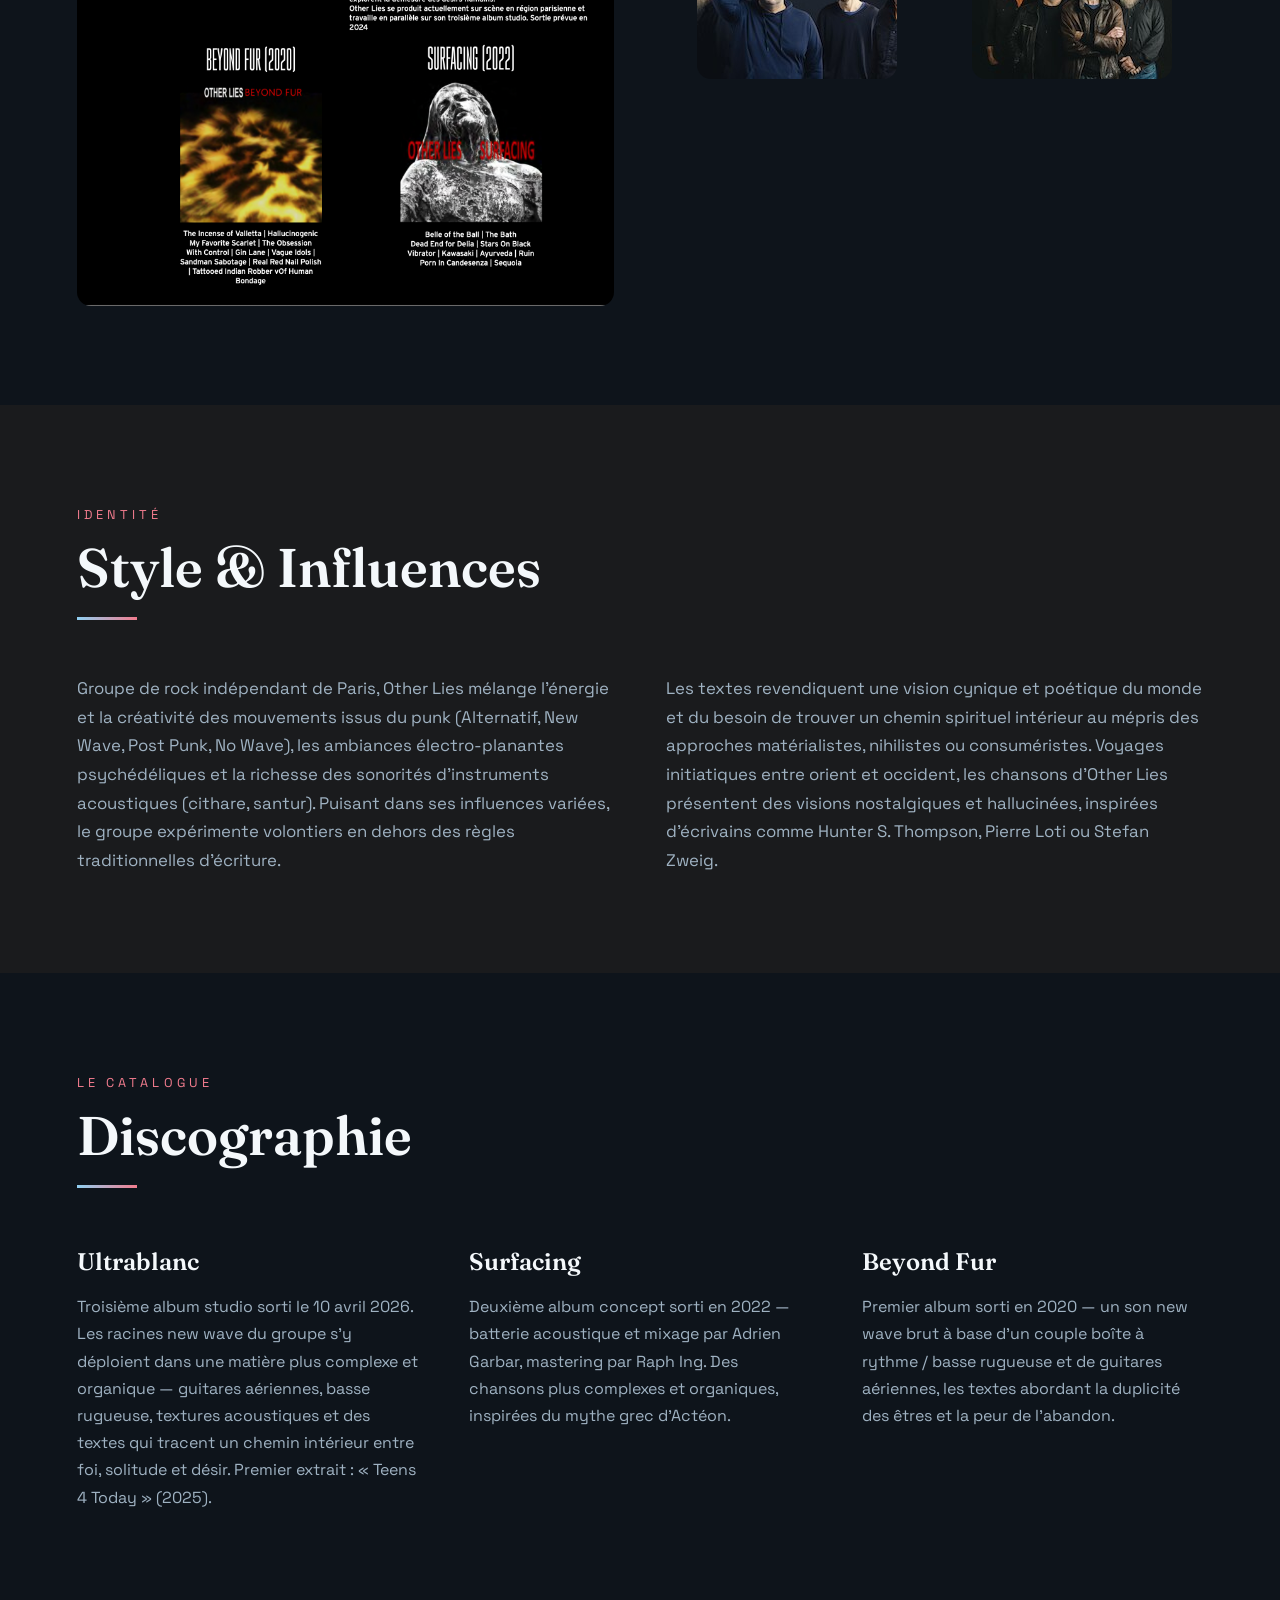
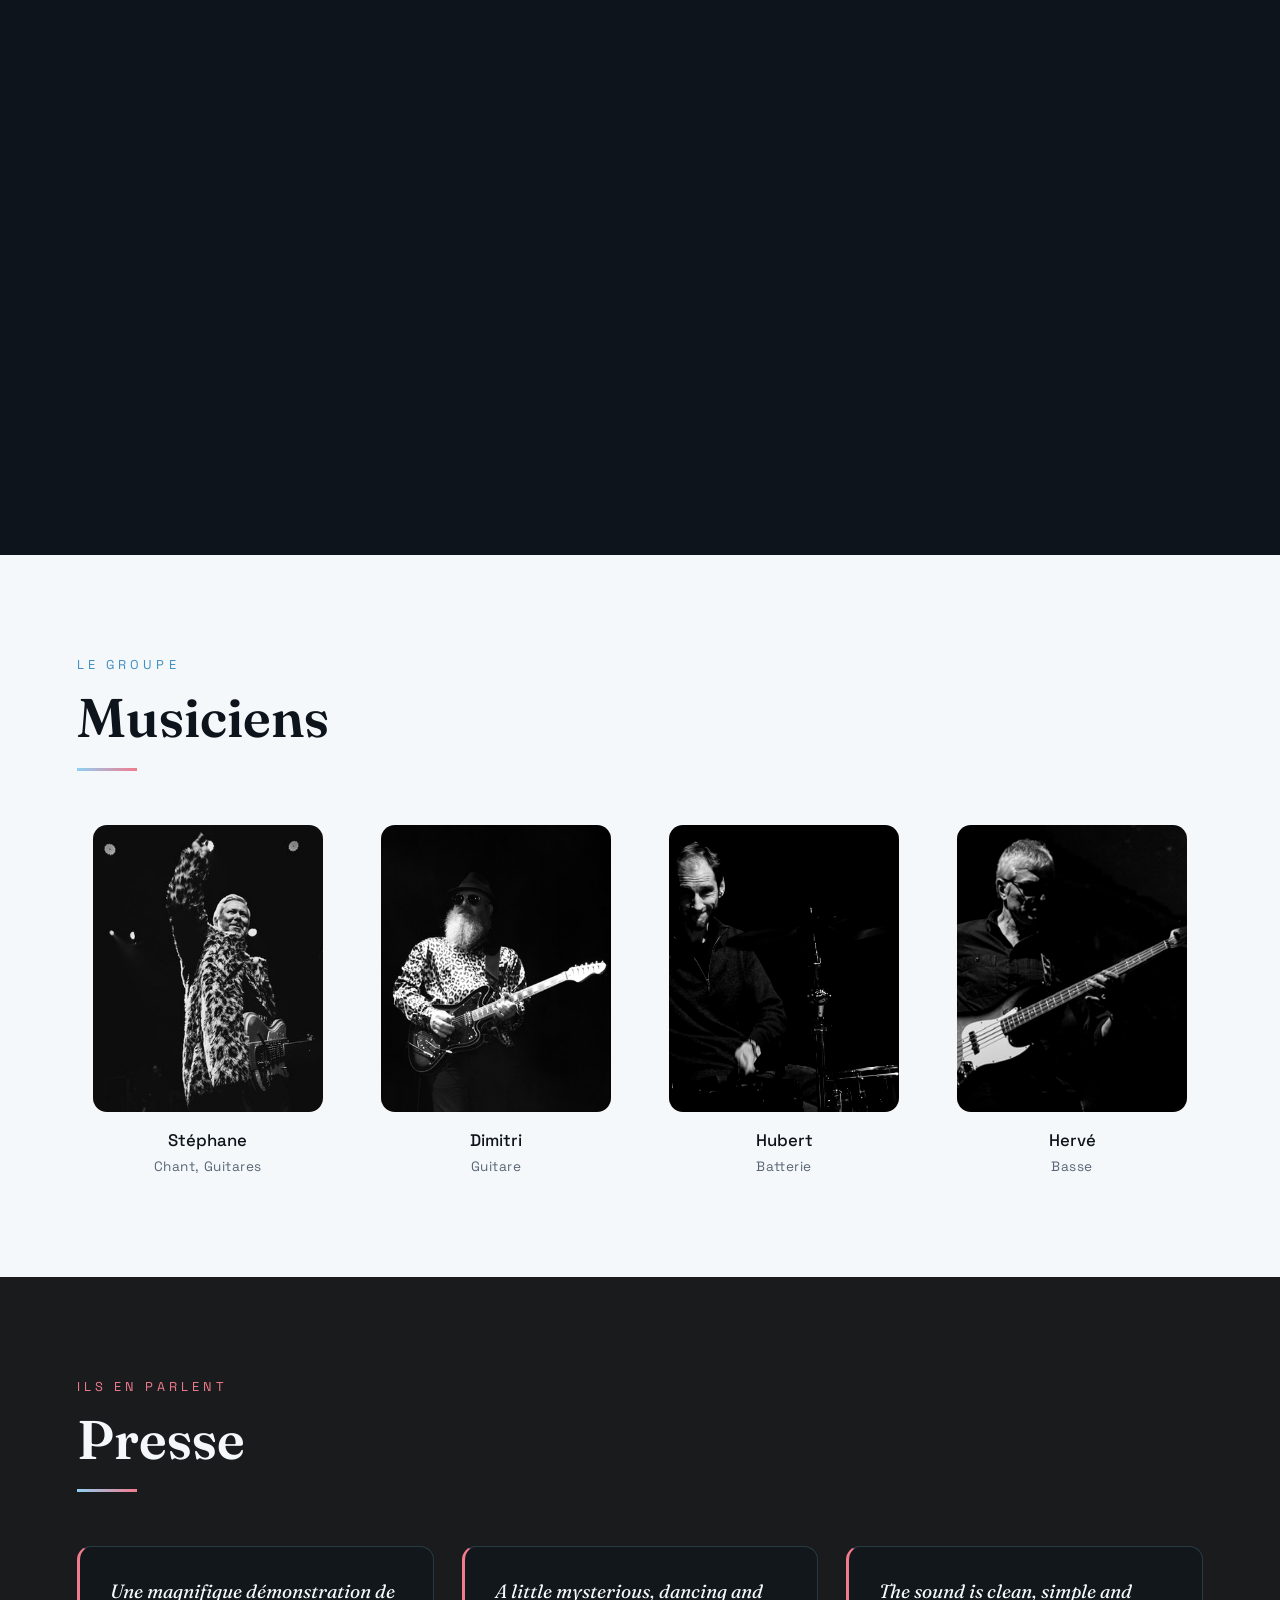
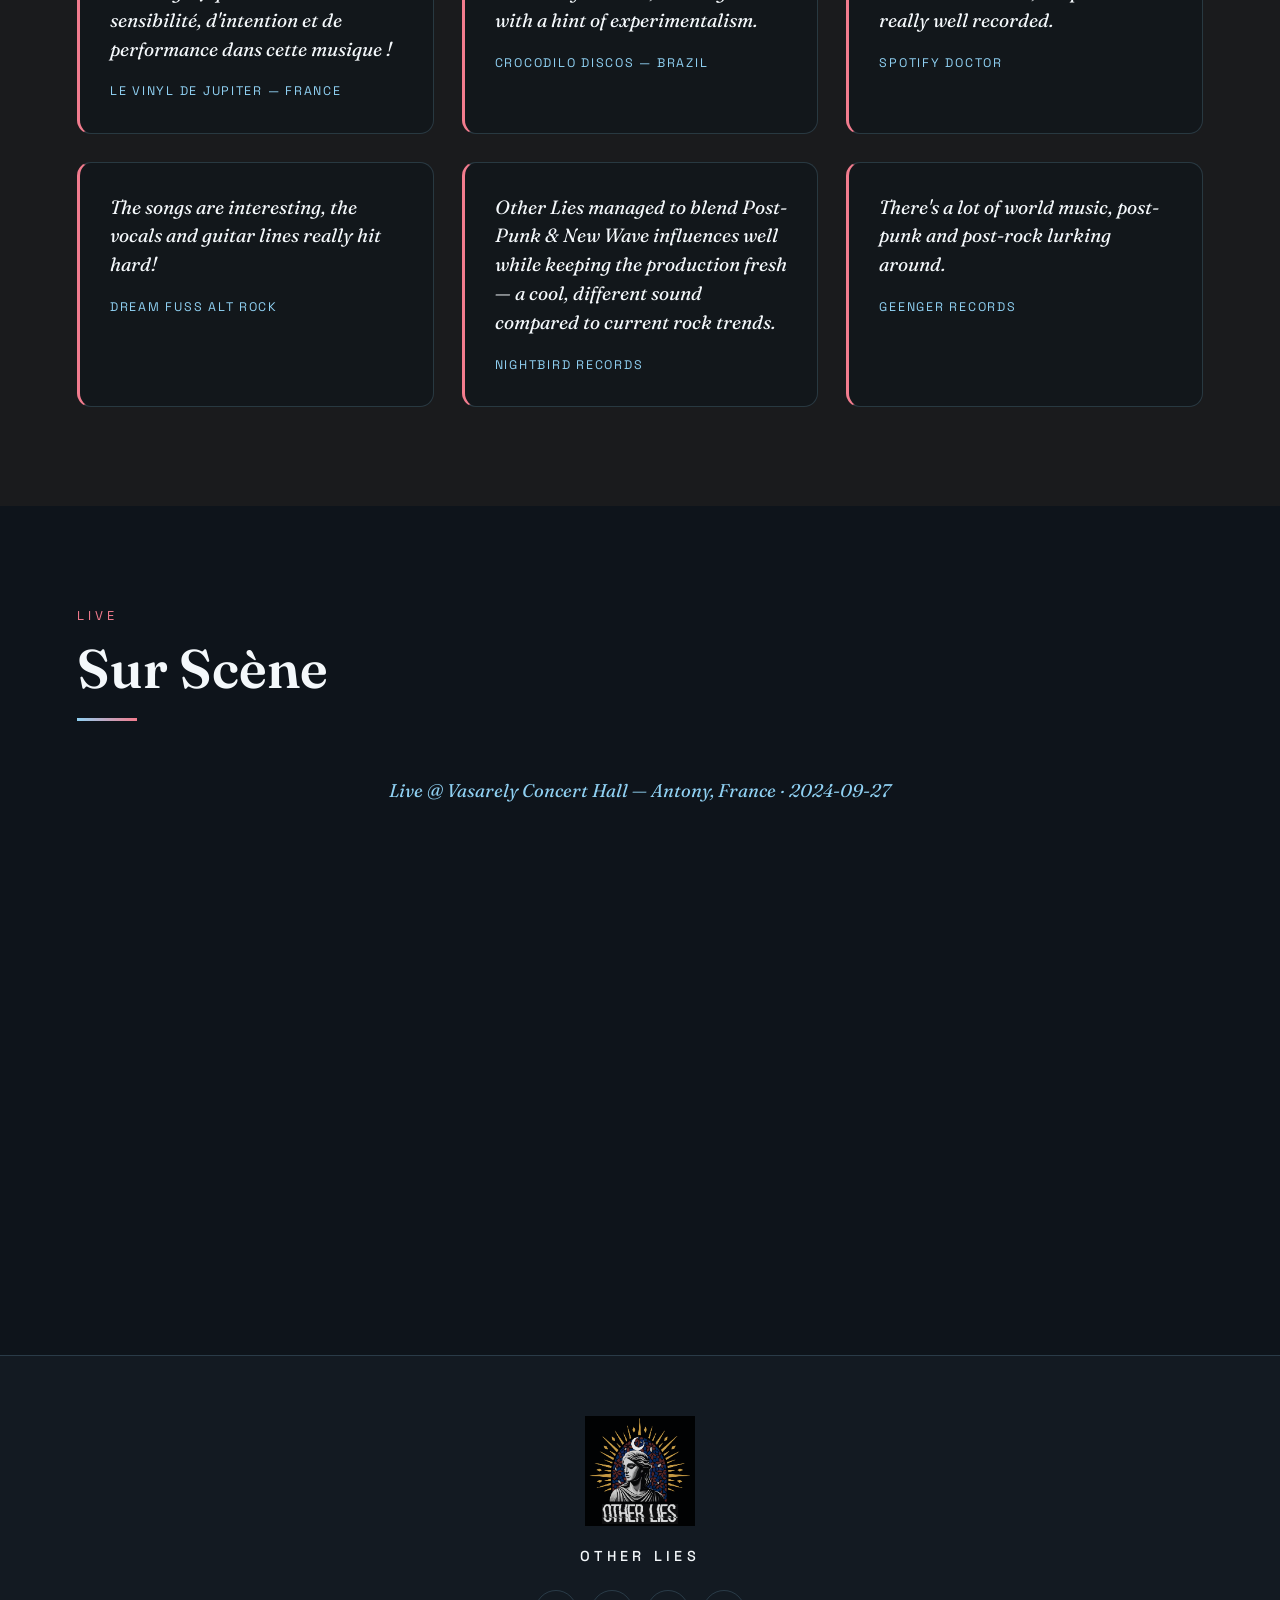
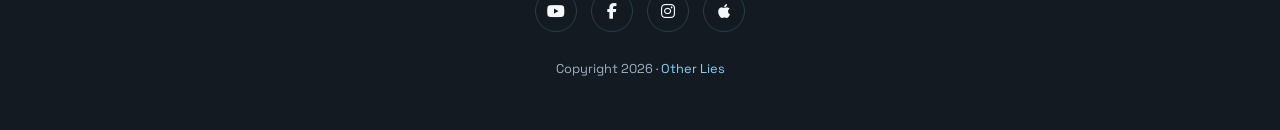
<file: epk.html>
<!DOCTYPE html>
<html lang="fr" dir="ltr">
  <head>

    <meta charset="utf-8">
    <title>Other Lies — Press Kit</title>
    <meta name="author" content="Other Lies">
    <meta name="description" content="Other Lies Press Kit — groupe de rock alternatif de Paris, France.">
    <link rel="canonical" href="https://otherlies.fr/epk.html">

    <meta property="og:url" content="https://otherlies.fr/epk.html" />
    <meta property="og:type" content="website" />
    <meta property="og:title" content="Other Lies — Press Kit" />
    <meta property="og:locale" content="fr_FR" />
    <meta property="og:description" content="Other Lies Press Kit" />
    <meta property="og:site_name" content="Other Lies">
    <meta property="og:image" content="https://otherlies.fr/img/surfacing-alt-1.jpg" />

    <meta name="viewport" content="width=device-width, initial-scale=1.0">
    <meta name="robots" content="index, follow">

    <link rel="preconnect" href="https://fonts.googleapis.com">
    <link rel="preconnect" href="https://fonts.gstatic.com" crossorigin>
    <link href="https://fonts.googleapis.com/css2?family=Fraunces:ital,opsz,wght@0,9..144,400;0,9..144,600;0,9..144,700;1,9..144,400;1,9..144,600&family=Space+Grotesk:wght@300;400;500;700&display=swap" rel="stylesheet">
    <link rel="stylesheet" href="https://cdnjs.cloudflare.com/ajax/libs/font-awesome/6.7.2/css/all.min.css" crossorigin="anonymous" />
    <link rel="stylesheet" href="css/style.css">

    <link rel="icon" type="image/png" sizes="32x32" href="./img/favicon-32x32.png">
    <link rel="icon" type="image/png" sizes="16x16" href="./img/favicon-16x16.png">
    <link rel="shortcut icon" href="./favicon.ico">
    <link rel="apple-touch-icon" sizes="180x180" href="./img/apple-touch-icon.png">
    <link rel="manifest" href="./site.webmanifest">

  </head>
  <body>
  <noscript>This site is best experienced with JavaScript enabled.</noscript>
  <a id="top"></a>

  <header class="site-header" id="header">
    <a href="index.html" class="brand">
      <span class="brand-mark" aria-hidden="true">&#9790;</span>
      Other Lies
    </a>
    <nav class="nav-desktop" aria-label="Primary">
      <a href="#contact">Contact</a>
      <a href="#influences">Style</a>
      <a href="#music">Discographie</a>
      <a href="#presse">Presse</a>
      <a href="index.html">Site</a>
    </nav>
    <button class="nav-toggle" id="navToggle" aria-label="Open menu" aria-expanded="false" aria-controls="mobileNav">
      <span></span><span></span><span></span>
    </button>
  </header>

  <nav class="mobile-nav" id="mobileNav" aria-label="Mobile">
    <a href="#contact">Contact</a>
    <a href="#influences">Style</a>
    <a href="#music">Discographie</a>
    <a href="#presse">Presse</a>
    <a href="index.html">Site</a>
  </nav>

  <!-- Hero -->
  <section class="hero" style="background-image:url('./img/surfacing-alt-1.jpg');">
    <div class="hero-content">
      <p class="eyebrow">Press Kit</p>
      <h1 class="hero-title">Other Lies</h1>
      <p class="hero-tagline">Groupe de rock alternatif — Paris, France.</p>
      <div class="btn-row">
        <a class="btn btn-primary" href="EPK-Other-Lies-FR.pdf"><i class="fa-solid fa-file-pdf"></i> Télécharger l'EPK</a>
        <a class="btn btn-ghost" href="photos/photo-shoot/index.html">Photos</a>
      </div>
    </div>
  </section>
  <div class="fissure"></div>

  <!-- Contact / assets -->
  <section class="section" id="contact">
    <div class="section-head reveal">
      <p class="eyebrow">Ressources</p>
      <h2 class="section-title">Contact &amp; Médias</h2>
      <div class="section-rule"></div>
    </div>

    <p class="contact-mail" id="insertMail" style="text-align:left;"></p>

    <div class="disc-grid" style="margin-top:40px;">
      <div class="disc-item reveal">
        <h3>Dossier de presse</h3>
        <p>EPK complet au format PDF.</p>
        <a href="EPK-Other-Lies-FR.pdf">
          <img src="./img/EPK-Other-Lies-FR-thumb.jpg" alt="Aperçu de l'EPK" style="border-radius:var(--radius);" loading="lazy">
        </a>
      </div>
      <div class="disc-item reveal">
        <h3>Photo Shoot</h3>
        <p>Galerie de photos haute résolution.</p>
        <div class="media-grid" style="grid-template-columns:repeat(2,1fr); gap:12px;">
          <a href="photos/photo-shoot/index.html"><img src="photos/photo-shoot/thumbs/Fresnes_2025_Sebastien_Gross_01.jpg" alt="Photo live Other Lies" style="border-radius:var(--radius);" loading="lazy"></a>
          <a href="photos/photo-shoot/index.html#2"><img src="photos/photo-shoot/thumbs/Puzzle_2023_Laurent_Blime_03.jpg" alt="Photo live Other Lies" style="border-radius:var(--radius);" loading="lazy"></a>
          <a href="photos/photo-shoot/index.html#8"><img src="photos/photo-shoot/thumbs/R6II7195.jpg" alt="Photo studio Other Lies" style="border-radius:var(--radius);" loading="lazy"></a>
          <a href="photos/photo-shoot/index.html#10"><img src="photos/photo-shoot/thumbs/R6II7210.jpg" alt="Photo studio Other Lies" style="border-radius:var(--radius);" loading="lazy"></a>
        </div>
      </div>
    </div>
  </section>

  <!-- Influences -->
  <section class="section section--alt" id="influences">
    <div class="section-head reveal">
      <p class="eyebrow">Identité</p>
      <h2 class="section-title">Style &amp; Influences</h2>
      <div class="section-rule"></div>
    </div>
    <div class="disc-grid">
      <p class="lead reveal">
        Groupe de rock indépendant de Paris, Other Lies mélange l'énergie et la
        créativité des mouvements issus du punk (Alternatif, New Wave, Post Punk,
        No Wave), les ambiances électro-planantes psychédéliques et la richesse
        des sonorités d'instruments acoustiques (cithare, santur). Puisant dans
        ses influences variées, le groupe expérimente volontiers en dehors des
        règles traditionnelles d'écriture.
      </p>
      <p class="lead reveal">
        Les textes revendiquent une vision cynique et poétique du monde et du
        besoin de trouver un chemin spirituel intérieur au mépris des approches
        matérialistes, nihilistes ou consuméristes. Voyages initiatiques entre
        orient et occident, les chansons d'Other Lies présentent des visions
        nostalgiques et hallucinées, inspirées d'écrivains comme Hunter S.
        Thompson, Pierre Loti ou Stefan Zweig.
      </p>
    </div>
  </section>

  <!-- Discographie -->
  <section class="section" id="music">
    <div class="section-head reveal">
      <p class="eyebrow">Le catalogue</p>
      <h2 class="section-title">Discographie</h2>
      <div class="section-rule"></div>
    </div>

    <div class="disc-grid">
      <div class="disc-item reveal">
        <h3>Ultrablanc</h3>
        <p>
          Troisième album studio sorti le 10 avril 2026. Les racines new wave du
          groupe s'y déploient dans une matière plus complexe et organique —
          guitares aériennes, basse rugueuse, textures acoustiques et des textes
          qui tracent un chemin intérieur entre foi, solitude et désir. Premier
          extrait&nbsp;: «&nbsp;Teens 4 Today&nbsp;» (2025).
        </p>
        <div class="embed-album"><iframe src="https://bandcamp.com/EmbeddedPlayer/album=3305115280/size=large/bgcol=333333/linkcol=0f91ff/tracklist=false/transparent=true/" seamless title="Ultrablanc sur Bandcamp"><a href="https://otherlies.bandcamp.com/album/ultrablanc">Ultrablanc de Other Lies</a></iframe></div>
      </div>
      <div class="disc-item reveal">
        <h3>Surfacing</h3>
        <p>
          Deuxième album concept sorti en 2022 — batterie acoustique et mixage
          par Adrien Garbar, mastering par Raph Ing. Des chansons plus complexes
          et organiques, inspirées du mythe grec d'Actéon.
        </p>
        <div class="embed-album"><iframe src="https://bandcamp.com/EmbeddedPlayer/album=2539368130/size=large/bgcol=333333/linkcol=0f91ff/package=2737081730/tracklist=false/transparent=true/" seamless title="Surfacing sur Bandcamp"><a href="https://otherlies.bandcamp.com/album/surfacing">Surfacing de Other Lies</a></iframe></div>
      </div>
      <div class="disc-item reveal">
        <h3>Beyond Fur</h3>
        <p>
          Premier album sorti en 2020 — un son new wave brut à base d'un couple
          boîte à rythme / basse rugueuse et de guitares aériennes, les textes
          abordant la duplicité des êtres et la peur de l'abandon.
        </p>
        <div class="embed-album"><iframe src="https://bandcamp.com/EmbeddedPlayer/album=4027062263/size=large/bgcol=333333/linkcol=0f91ff/package=466732072/tracklist=false/transparent=true/" seamless title="Beyond Fur sur Bandcamp"><a href="https://otherlies.bandcamp.com/album/beyond-fur">Beyond Fur de Other Lies</a></iframe></div>
      </div>
    </div>
  </section>

  <!-- Musiciens -->
  <section class="section section--light">
    <div class="section-head reveal">
      <p class="eyebrow" style="color: var(--lake);">Le groupe</p>
      <h2 class="section-title">Musiciens</h2>
      <div class="section-rule"></div>
    </div>
    <div class="members" style="margin-top:0;">
      <div class="member reveal">
        <img src="./img/steph.jpeg" alt="Stéphane — chant et guitares" loading="lazy">
        <p class="name">Stéphane</p>
        <p class="role">Chant, Guitares</p>
      </div>
      <div class="member reveal">
        <img src="./img/dim.jpeg" alt="Dimitri — guitare" loading="lazy">
        <p class="name">Dimitri</p>
        <p class="role">Guitare</p>
      </div>
      <div class="member reveal">
        <img src="./img/hubert.jpeg" alt="Hubert — batterie" loading="lazy">
        <p class="name">Hubert</p>
        <p class="role">Batterie</p>
      </div>
      <div class="member reveal">
        <img src="./img/herve.jpeg" alt="Hervé — basse" loading="lazy">
        <p class="name">Hervé</p>
        <p class="role">Basse</p>
      </div>
    </div>
  </section>

  <!-- Presse -->
  <section class="section section--alt" id="presse">
    <div class="section-head reveal">
      <p class="eyebrow">Ils en parlent</p>
      <h2 class="section-title">Presse</h2>
      <div class="section-rule"></div>
    </div>
    <div class="press-grid">
      <div class="quote reveal">
        <blockquote>Une magnifique démonstration de sensibilité, d'intention et de performance dans cette musique&nbsp;!</blockquote>
        <cite>Le Vinyl de Jupiter — France</cite>
      </div>
      <div class="quote reveal">
        <blockquote>A little mysterious, dancing and with a hint of experimentalism.</blockquote>
        <cite>Crocodilo Discos — Brazil</cite>
      </div>
      <div class="quote reveal">
        <blockquote>The sound is clean, simple and really well recorded.</blockquote>
        <cite>Spotify Doctor</cite>
      </div>
      <div class="quote reveal">
        <blockquote>The songs are interesting, the vocals and guitar lines really hit hard!</blockquote>
        <cite>Dream Fuss Alt Rock</cite>
      </div>
      <div class="quote reveal">
        <blockquote>Other Lies managed to blend Post-Punk &amp; New Wave influences well while keeping the production fresh — a cool, different sound compared to current rock trends.</blockquote>
        <cite>Nightbird Records</cite>
      </div>
      <div class="quote reveal">
        <blockquote>There's a lot of world music, post-punk and post-rock lurking around.</blockquote>
        <cite>Geenger Records</cite>
      </div>
    </div>
  </section>

  <!-- Sur scène -->
  <section class="section">
    <div class="section-head reveal">
      <p class="eyebrow">Live</p>
      <h2 class="section-title">Sur Scène</h2>
      <div class="section-rule"></div>
    </div>
    <div class="live reveal">
      <p class="live-label">Live @ Vasarely Concert Hall — Antony, France &middot; 2024-09-27</p>
      <div class="embed-youtube">
        <iframe src="https://www.youtube.com/embed/MCZz0ifo4fA?si=7fA0JSqF1Zk3Wtf-" title="Other Lies — Vasarely Concert Hall" allow="accelerometer; autoplay; clipboard-write; encrypted-media; gyroscope; picture-in-picture; web-share" referrerpolicy="strict-origin-when-cross-origin" allowfullscreen></iframe>
      </div>
    </div>
  </section>

  <footer>
    <img class="footer-logo" src="./img/Logo%20Other%20Lies%20Vitrail.png" alt="Other Lies logo" loading="lazy">
    <p class="footer-name">OTHER LIES</p>
    <div class="footer-social">
      <a href="https://www.youtube.com/@otherliesofficial" target="_blank" rel="noopener noreferrer" aria-label="Other Lies on YouTube"><i class="fa-brands fa-youtube"></i></a>
      <a href="https://www.facebook.com/otherliesofficial" target="_blank" rel="noopener noreferrer" aria-label="Other Lies on Facebook"><i class="fa-brands fa-facebook-f"></i></a>
      <a href="https://www.instagram.com/other_lies_official/" target="_blank" rel="noopener noreferrer" aria-label="Other Lies on Instagram"><i class="fa-brands fa-instagram"></i></a>
      <a href="https://music.apple.com/artist/other-lies/15564310" target="_blank" rel="noopener noreferrer" aria-label="Other Lies on Apple Music"><i class="fa-brands fa-apple"></i></a>
    </div>
    <p class="footer-meta">Copyright 2026 &middot; <a href="index.html">Other Lies</a></p>
  </footer>

  <button class="to-top" id="toTop" aria-label="Back to top"><i class="fa-solid fa-chevron-up"></i></button>

  <script src="js/mainFunctions.js" defer></script>
  </body>
</html>
</file>
<file: css/style.css>
/* =========================================================================
   Other Lies — Ultrablanc redesign
   Vanilla CSS. All asset paths are relative so the site opens from file://
   ========================================================================= */

:root {
  /* Ultrablanc palette */
  --ink:        #0E141B;   /* Noir Nuit Polaire   */
  --ink-soft:   #131A22;
  --panel:      #1A1B1D;
  --lake:       #3F8FC1;   /* Bleu Lac Profond    */
  --ice:        #8FD0F2;   /* Bleu Glace Claire   */
  --gel:        #F4F8FB;   /* Blanc Gel           */
  --rose:       #F27C8E;   /* Rose Fissure        */

  --text:       #F4F8FB;
  --muted:      #9FB2C2;
  --line:       rgba(143, 208, 242, 0.18);

  --font-display: "Fraunces", Georgia, "Times New Roman", serif;
  --font-ui:      "Space Grotesk", "Helvetica Neue", Arial, sans-serif;

  --header-h: 68px;
  --radius:   14px;
  --pill:     999px;
  --pad-x:    clamp(20px, 6vw, 120px);
  --ease:     cubic-bezier(0.22, 0.61, 0.36, 1);
}

*, *::before, *::after { box-sizing: border-box; margin: 0; padding: 0; }

html { scroll-behavior: smooth; }

body {
  font-family: var(--font-ui);
  font-size: 16px;
  line-height: 1.7;
  color: var(--text);
  background-color: var(--ink);
  -webkit-font-smoothing: antialiased;
  overflow-x: hidden;
}

a { color: inherit; text-decoration: none; transition: color 0.25s var(--ease); }
a:hover { color: var(--ice); }

img { display: block; max-width: 100%; }

::selection { background-color: var(--rose); color: var(--ink); }

/* ------------------------------------------------------------------ header */
.site-header {
  position: fixed;
  inset: 0 0 auto 0;
  z-index: 100;
  display: flex;
  align-items: center;
  justify-content: space-between;
  height: var(--header-h);
  padding: 0 var(--pad-x);
  border-bottom: 1px solid transparent;
  transition: background 0.35s var(--ease), backdrop-filter 0.35s var(--ease),
              border-color 0.35s var(--ease);
}
.site-header.scrolled {
  background: rgba(14, 20, 27, 0.82);
  backdrop-filter: blur(12px);
  border-bottom-color: var(--line);
}

.brand {
  display: inline-flex;
  align-items: center;
  gap: 11px;
  font-family: var(--font-ui);
  font-weight: 500;
  letter-spacing: 0.28em;
  font-size: 0.82rem;
  text-transform: uppercase;
  color: var(--gel);
}
.brand:hover { color: var(--gel); }
.brand-mark {
  display: inline-flex;
  align-items: center;
  justify-content: center;
  width: 30px;
  height: 30px;
  border: 1.5px solid var(--ice);
  border-radius: 50%;
  color: var(--ice);
  font-size: 0.95rem;
  line-height: 1;
}

.nav-desktop { display: flex; gap: clamp(18px, 2.5vw, 34px); }
.nav-desktop a {
  font-size: 0.78rem;
  letter-spacing: 0.16em;
  text-transform: uppercase;
  color: var(--muted);
  position: relative;
  padding: 4px 0;
}
.nav-desktop a::after {
  content: "";
  position: absolute;
  left: 0; bottom: -2px;
  width: 0; height: 1.5px;
  background: var(--rose);
  transition: width 0.3s var(--ease);
}
.nav-desktop a:hover { color: var(--gel); }
.nav-desktop a:hover::after { width: 100%; }

/* hamburger */
.nav-toggle {
  display: none;
  width: 44px; height: 44px;
  background: transparent;
  border: none;
  cursor: pointer;
  position: relative;
  z-index: 120;
}
.nav-toggle span {
  position: absolute;
  left: 11px;
  width: 22px; height: 2px;
  background: var(--gel);
  transition: transform 0.3s var(--ease), opacity 0.2s var(--ease);
}
.nav-toggle span:nth-child(1) { top: 16px; }
.nav-toggle span:nth-child(2) { top: 22px; }
.nav-toggle span:nth-child(3) { top: 28px; }
.nav-toggle[aria-expanded="true"] span:nth-child(1) { top: 22px; transform: rotate(45deg); }
.nav-toggle[aria-expanded="true"] span:nth-child(2) { opacity: 0; }
.nav-toggle[aria-expanded="true"] span:nth-child(3) { top: 22px; transform: rotate(-45deg); }

/* mobile drawer */
.mobile-nav {
  position: fixed;
  inset: 0;
  z-index: 110;
  display: flex;
  flex-direction: column;
  align-items: center;
  justify-content: center;
  gap: 28px;
  background: rgba(14, 20, 27, 0.97);
  backdrop-filter: blur(8px);
  transform: translateX(100%);
  transition: transform 0.4s var(--ease);
}
.mobile-nav.open { transform: translateX(0); }
.mobile-nav a {
  font-family: var(--font-display);
  font-size: 2rem;
  font-weight: 600;
  color: var(--gel);
  letter-spacing: 0.01em;
}
.mobile-nav a:hover { color: var(--ice); }

/* ------------------------------------------------------------------- hero */
.hero {
  position: relative;
  min-height: 100vh;
  display: flex;
  flex-direction: column;
  justify-content: flex-end;
  padding: 0 var(--pad-x) clamp(60px, 12vh, 130px);
  background-image: url("../img/Other-Lies-Band.jpeg");
  background-size: cover;
  background-position: center 20%;
}
@media (max-width: 767px) {
  .hero { background-image: url("../img/Other-Lies-Band-SmallRes.jpg"); }
}
.hero::before {
  content: "";
  position: absolute;
  inset: 0;
  background:
    linear-gradient(180deg, rgba(14,20,27,0.55) 0%, rgba(14,20,27,0.15) 35%, rgba(14,20,27,0.92) 100%),
    radial-gradient(120% 90% at 75% 30%, rgba(63,143,193,0.25) 0%, rgba(14,20,27,0) 55%);
}
.hero-content { position: relative; max-width: 860px; }

.eyebrow {
  font-size: 0.8rem;
  letter-spacing: 0.32em;
  text-transform: uppercase;
  color: var(--rose);
  margin-bottom: 18px;
}
.hero-title {
  font-family: var(--font-display);
  font-weight: 600;
  font-size: clamp(3.4rem, 13vw, 9.5rem);
  line-height: 0.9;
  color: var(--gel);
  text-shadow: 0 4px 40px rgba(0,0,0,0.45);
}
.hero-tagline {
  font-family: var(--font-display);
  font-style: italic;
  font-weight: 400;
  font-size: clamp(1.05rem, 2.2vw, 1.55rem);
  color: #cdd9e4;
  max-width: 36ch;
  margin-top: 22px;
}

.btn-row { display: flex; flex-wrap: wrap; gap: 14px; margin-top: 34px; }
.btn {
  display: inline-flex;
  align-items: center;
  gap: 9px;
  font-size: 0.82rem;
  letter-spacing: 0.18em;
  text-transform: uppercase;
  padding: 13px 28px;
  border-radius: var(--pill);
  border: 1.5px solid transparent;
  transition: transform 0.25s var(--ease), background 0.25s var(--ease),
              color 0.25s var(--ease), box-shadow 0.25s var(--ease);
}
.btn-primary { background: var(--ice); color: var(--ink); }
.btn-primary:hover {
  color: var(--ink);
  transform: translateY(-2px);
  box-shadow: 0 10px 28px rgba(143,208,242,0.35);
}
.btn-ghost { border-color: var(--rose); color: var(--gel); }
.btn-ghost:hover {
  background: var(--rose);
  color: var(--ink);
  transform: translateY(-2px);
}

/* vertical social rail on hero */
.hero-social {
  position: absolute;
  left: var(--pad-x);
  bottom: clamp(60px, 12vh, 130px);
  display: none;            /* shown on wide screens via media query */
  flex-direction: column;
  gap: 12px;
  z-index: 2;
}
.hero-social a {
  display: flex;
  align-items: center;
  justify-content: center;
  width: 40px; height: 40px;
  border-radius: 50%;
  border: 1px solid var(--line);
  background: rgba(14,20,27,0.55);
  backdrop-filter: blur(4px);
  font-size: 1rem;
  color: var(--gel);
  transition: transform 0.25s var(--ease), background 0.25s var(--ease), border-color 0.25s var(--ease);
}
.hero-social a:hover {
  transform: scale(1.12);
  background: var(--rose);
  border-color: var(--rose);
  color: var(--ink);
}

/* fissure accent line */
.fissure {
  height: 3px;
  background: linear-gradient(90deg, var(--lake), var(--ice) 45%, var(--rose));
}

/* --------------------------------------------------------------- sections */
.section {
  padding: clamp(70px, 11vh, 130px) var(--pad-x);
  scroll-margin-top: var(--header-h);
}
.section--alt   { background: var(--panel); }
.section--light { background: var(--gel); color: var(--ink); }
.section--light .lead,
.section--light p { color: #334; }

.section-head { margin-bottom: clamp(36px, 6vh, 64px); }
.section-head .eyebrow { margin-bottom: 14px; }
.section-title {
  font-family: var(--font-display);
  font-weight: 600;
  font-size: clamp(2rem, 5vw, 3.4rem);
  line-height: 1.02;
  color: var(--gel);
}
.section--light .section-title { color: var(--ink); }
.section-rule {
  width: 60px; height: 3px;
  margin-top: 22px;
  background: linear-gradient(90deg, var(--ice), var(--rose));
}

.lead {
  max-width: 62ch;
  color: var(--muted);
  font-size: 1.05rem;
}
.lead b, .lead strong { color: var(--text); font-weight: 500; }
.section--light .lead b { color: var(--ink); }

/* --------------------------------------------------- featured release */
.featured-grid {
  display: grid;
  grid-template-columns: minmax(0, 360px) 1fr;
  gap: clamp(30px, 5vw, 70px);
  align-items: center;
}
.featured-embed { width: 100%; }
.featured-copy h3 {
  font-family: var(--font-display);
  font-weight: 600;
  font-size: clamp(1.6rem, 3vw, 2.4rem);
  color: var(--gel);
  margin-bottom: 6px;
}
.featured-copy .meta {
  font-size: 0.8rem;
  letter-spacing: 0.2em;
  text-transform: uppercase;
  color: var(--rose);
  margin-bottom: 20px;
}
.featured-copy p { color: var(--muted); margin-bottom: 26px; max-width: 52ch; }

.streaming { display: flex; flex-wrap: wrap; gap: 12px; }
.streaming a {
  display: inline-flex;
  align-items: center;
  gap: 9px;
  font-size: 0.78rem;
  letter-spacing: 0.12em;
  text-transform: uppercase;
  padding: 10px 20px;
  border: 1px solid var(--line);
  border-radius: var(--pill);
  color: var(--text);
  transition: all 0.25s var(--ease);
}
.streaming a:hover { border-color: var(--ice); color: var(--ice); transform: translateY(-2px); }

@media (max-width: 767px) {
  .featured-grid { grid-template-columns: 1fr; }
}

/* ---------------------------------------------------------- embed sizing */
.embed-album, .embed-track {
  position: relative;
  width: 100%;
  max-width: 350px;
  margin: 0 auto;
}
.embed-album { aspect-ratio: 350 / 537; }
.embed-track { aspect-ratio: 1 / 1; }
.embed-album iframe, .embed-track iframe {
  position: absolute; inset: 0;
  width: 100%; height: 100%; border: 0;
}
.embed-youtube {
  position: relative;
  width: 100%;
  max-width: 760px;
  margin: 0 auto;
  aspect-ratio: 16 / 9;
}
.embed-youtube iframe { position: absolute; inset: 0; width: 100%; height: 100%; border: 0; }

/* vertical Shorts clip */
.embed-short {
  position: relative;
  width: 100%;
  max-width: 340px;
  margin: 0 auto;
  aspect-ratio: 9 / 16;
  border-radius: var(--radius);
  overflow: hidden;
  box-shadow: 0 18px 50px rgba(0,0,0,0.45);
}
.embed-short iframe { position: absolute; inset: 0; width: 100%; height: 100%; border: 0; }

/* card grids (singles, albums) */
.media-grid {
  display: grid;
  grid-template-columns: repeat(auto-fit, minmax(240px, 1fr));
  gap: 28px;
  justify-items: center;
}
.media-card { width: 100%; max-width: 350px; }
.media-card .caption {
  margin-top: 14px;
  text-align: center;
  font-size: 0.85rem;
  color: var(--muted);
}
.media-card .caption b { color: var(--text); font-weight: 500; }

.disc-grid {
  display: grid;
  grid-template-columns: repeat(auto-fit, minmax(260px, 1fr));
  gap: clamp(28px, 4vw, 56px);
  align-items: start;
}
.disc-item p { color: var(--muted); margin-bottom: 22px; }
.disc-item h3 {
  font-family: var(--font-display);
  font-weight: 600;
  font-size: 1.5rem;
  color: var(--gel);
  margin-bottom: 10px;
}

/* --------------------------------------------------------------- band */
.band-intro {
  display: grid;
  grid-template-columns: 1.1fr 0.9fr;
  gap: clamp(30px, 5vw, 70px);
  align-items: start;
}
.band-intro .bio p { margin-bottom: 20px; color: #3a4654; }
.band-intro .bio a { color: var(--lake); font-weight: 500; }
.band-vitrail { width: 100%; }
.band-vitrail img { width: 100%; max-width: 380px; margin: 0 auto; border-radius: var(--radius); }
@media (max-width: 860px) { .band-intro { grid-template-columns: 1fr; } }

.members {
  display: grid;
  grid-template-columns: repeat(auto-fit, minmax(160px, 1fr));
  gap: 26px;
  margin-top: clamp(40px, 6vh, 70px);
}
.member { text-align: center; }
.member img {
  width: 100%;
  max-width: 230px;
  aspect-ratio: 4 / 5;
  object-fit: cover;
  object-position: center 25%;
  margin: 0 auto 14px;
  border-radius: var(--radius);
  filter: grayscale(1) contrast(1.05);
  transition: filter 0.4s var(--ease), transform 0.3s var(--ease);
}
.member:hover img { filter: grayscale(0); transform: translateY(-4px); }
.member .name { font-weight: 500; font-size: 1.05rem; color: var(--ink); }
.member .role { font-size: 0.85rem; color: #5a6675; letter-spacing: 0.04em; }

/* --------------------------------------------------------------- press */
.press-grid {
  display: grid;
  grid-template-columns: repeat(auto-fit, minmax(280px, 1fr));
  gap: 28px;
}
.quote {
  padding: 30px;
  background: rgba(14,20,27,0.55);
  border: 1px solid var(--line);
  border-radius: var(--radius);
  border-left: 3px solid var(--rose);
}
.quote blockquote {
  font-family: var(--font-display);
  font-style: italic;
  font-size: 1.2rem;
  line-height: 1.5;
  color: var(--gel);
}
.quote cite {
  display: block;
  margin-top: 18px;
  font-family: var(--font-ui);
  font-style: normal;
  font-size: 0.78rem;
  letter-spacing: 0.14em;
  text-transform: uppercase;
  color: var(--ice);
}
.quote cite a:hover { color: var(--rose); }

/* --------------------------------------------------------------- shows */
.shows-wrap { max-width: 820px; margin: 0 auto; }

/* ----------------------------------------------------------- newsletter */
.section--newsletter {
  position: relative;
  background-image: url("../img/background-newsletter.jpg");
  background-size: cover;
  background-position: 50% 40%;
}
.section--newsletter::before {
  content: "";
  position: absolute; inset: 0;
  background: rgba(14,20,27,0.7);
}
.section--newsletter > * { position: relative; }
.newsletter-box {
  max-width: 700px;
  margin: 0 auto;
  padding: 26px;
  background: rgba(14,20,27,0.55);
  border: 1px solid var(--line);
  border-radius: var(--radius);
}
.newsletter-box iframe { width: 100%; display: block; border: 0; }

/* ------------------------------------------------------------- discover */
.live { display: flex; flex-direction: column; align-items: center; gap: 22px; }
.live .live-label {
  font-family: var(--font-display);
  font-style: italic;
  font-size: 1.15rem;
  color: var(--ice);
  text-align: center;
}

/* -------------------------------------------------------------- contact */
.contact-inner { text-align: center; }
.contact-inner .contact-vitrail {
  width: 180px; margin: 0 auto 30px;
  opacity: 0.95;
}
.contact-mail {
  font-family: var(--font-display);
  font-size: clamp(1.4rem, 3vw, 2rem);
  margin: 14px 0 28px;
}
.contact-mail a { color: var(--ice); }
.contact-mail a:hover { color: var(--rose); }
.contact-place { color: var(--muted); letter-spacing: 0.1em; text-transform: uppercase; font-size: 0.8rem; }
.contact-links { display: flex; justify-content: center; flex-wrap: wrap; gap: 16px; margin-top: 30px; }

/* --------------------------------------------------------------- footer */
footer {
  background: var(--ink-soft);
  border-top: 1px solid var(--line);
  text-align: center;
  padding: 60px var(--pad-x) 50px;
}
.footer-logo { width: 110px; margin: 0 auto 18px; opacity: 0.9; }
.footer-name {
  font-family: var(--font-ui);
  font-weight: 500;
  letter-spacing: 0.3em;
  font-size: 0.9rem;
  color: var(--gel);
  margin-bottom: 22px;
}
.footer-social { display: flex; justify-content: center; gap: 14px; margin-bottom: 26px; }
.footer-social a {
  display: inline-flex; align-items: center; justify-content: center;
  width: 42px; height: 42px;
  border-radius: 50%;
  border: 1px solid var(--line);
  font-size: 1rem;
  color: var(--gel);
  transition: all 0.25s var(--ease);
}
.footer-social a:hover { background: var(--rose); border-color: var(--rose); color: var(--ink); transform: scale(1.12); }
.footer-meta { font-size: 0.8rem; color: var(--muted); }
.footer-meta a { color: var(--ice); }

/* ----------------------------------------------------------- back to top */
.to-top {
  position: fixed;
  right: clamp(16px, 4vw, 40px);
  bottom: clamp(16px, 4vw, 40px);
  width: 46px; height: 46px;
  display: flex; align-items: center; justify-content: center;
  border-radius: 50%;
  background: var(--rose);
  color: var(--ink);
  font-size: 1rem;
  cursor: pointer;
  opacity: 0;
  pointer-events: none;
  transform: translateY(10px);
  transition: opacity 0.3s var(--ease), transform 0.3s var(--ease);
  z-index: 90;
}
.to-top.show { opacity: 1; pointer-events: auto; transform: translateY(0); }
.to-top:hover { color: var(--ink); transform: translateY(-3px); }

/* ----------------------------------------------------------- scroll reveal */
.reveal {
  opacity: 0;
  transform: translateY(26px);
  transition: opacity 0.8s var(--ease), transform 0.8s var(--ease);
}
.reveal.is-visible { opacity: 1; transform: none; }

/* -------------------------------------------------------- responsive nav */
@media (min-width: 1100px) { .hero-social { display: flex; } }

@media (max-width: 860px) {
  .nav-desktop { display: none; }
  .nav-toggle { display: block; }
}

@media (prefers-reduced-motion: reduce) {
  html { scroll-behavior: auto; }
  .reveal { opacity: 1; transform: none; transition: none; }
  * { animation-duration: 0.001ms !important; transition-duration: 0.001ms !important; }
}
</file>
<file: photos/photo-shoot/index.css>
/* General reset */
html, body
{
  overflow: hidden; /* IE<9 */
  padding: 0;
  margin: 0;
  border: 0;
}

img
{
  border: none;
}

/* Main gallery elements */
#gallery h2
{
  margin: 1em;
  font-family: monospace;
}

#gallery
{
  -webkit-user-select: none;
  -khtml-user-select: none;
  -moz-user-select: none;
  -ms-user-select: none;

  -webkit-text-size-adjust: none;
  -moz-text-size-adjust: none;
  -ms-text-size-adjust: none;

  display: none;
  position: absolute;
  top: 0;
  left: 0;
  width: 100%;
  height: 100%;
  background: #111;
}

#gallery.no-cursor *
{
  cursor: none !important;
}

#gallery a, #gallery a:active, #gallery a:focus
{
  outline: none;
}

#gallery #background
{
  position: absolute;
  top: 0;
  left: 0;
  width: 100%;
  height: 100%;
}

#gallery #noise
{
  position: absolute;
  top: 0;
  left: 0;
  width: 100%;
  height: 100%;
  background-image: url(noise.png);
  background-repeat: repeat;
}

#gallery #content
{
  position: absolute;
  top: 0;
  left: 0;
}

#gallery #flash
{
  position: absolute;
  top: 0;
  left: 0;
  width: 100%;
  height: 100%;
  background: #fff;
}

/* Main image */
#gallery #content img.current
{
  box-shadow: 0 0 2.5em rgba(0, 0, 0, 0.5);
  -moz-box-shadow: 0 0 2.5em rgba(0, 0, 0, 0.5);
  -webkit-box-shadow: 0 0 2.5em rgba(0, 0, 0, 0.5);
}

/* Header */
#gallery #content #header
{
  -webkit-user-select: text;
  -khtml-user-select: text;
  -moz-user-select: text;
  -ms-user-select: text;

  display: none;
  position: absolute;
  top: 0;
  left: 0;
  color: #fff;
  background: #111; /* IE<9 */
  background: rgba(0, 0, 0, 0.7);
  font-family: sans-serif;
  padding: 0.5em;
}

#gallery #content #header > :not(:first-child)
{
  padding-left: 0.5em;
}

#gallery #content #header img
{
  vertical-align: middle;
  height: 1em;
}

#gallery #content #header #throbber
{
  height: 100%;
}

#gallery #content #header a
{
  text-decoration: none;
  color: #fff;
}

#gallery #content #header a:hover
{
  text-decoration: underline;
}

/* Caption */
#caption
{
  background: #111; /* IE<9 */
  background: rgba(0, 0, 0, 0.7);
  background: linear-gradient(to left,
			      rgba(0, 0, 0, 0.7) 60%,
			      rgba(0, 0, 0, 0.5) 75%,
			      rgba(0, 0, 0, 0.1) 93%,
			      rgba(0, 0, 0, 0));
  font-family: sans-serif;
  text-align: right;
  color: #fff;
  display: none;
  position: absolute;
  right: 0;
  bottom: 5%;
  padding: 0.5em 5% 0.5em 10%;
}

#caption #title
{
  font-weight: bold;
  font-size: 3em;
}

#caption #desc
{
  white-space: pre-wrap;
  font-size: 1.5em;
}

@media (max-height: 60em)
{
  #caption #title { font-size: 5vh }
  #caption #desc { font-size: 2.5vh }
}

@media (max-height: 30em)
{
  #caption #title { font-size: 1.5em }
  #caption #desc { font-size: 1em; }
}

/* Navigation arrows */
#gallery #content #left,
#gallery #content #right
{
  position: absolute;
  width: 5%;
  min-width: 2.5em;
  top: 0;
  bottom: 0;
}

#gallery #content #left
{
  left: 0;
}

#gallery #content #right
{
  right: 0;
}

#gallery #content #left div,
#gallery #content #right div
{
  position: absolute;
  cursor: pointer;
  top: 0;
  left: 0;
  bottom: 0;
  right: 0;
  opacity: 0.3;
  filter: alpha(opacity=30);
}

#gallery #content #left div:hover,
#gallery #content #right div:hover
{
  opacity: 0.6;
  filter: alpha(opacity=60);
}

#gallery #content #left img,
#gallery #content #right img
{
  position: absolute;
  display: block;
  margin: auto;
  top: 0;
  bottom: 0;
}

#gallery #content #left img
{
  left: 25%;
}

#gallery #content #right img
{
  right: 25%;
}

/* Thumbnail list */
#gallery #list
{
  position: absolute;
  background: rgba(255, 255, 255, 0.1);
  padding-top: 0.5em;
  padding-left: 0.5em;

  box-shadow: 0 0 1em rgba(0, 0, 0, 0.5);
  -moz-box-shadow: 0 0 1em rgba(0, 0, 0, 0.5);
  -webkit-box-shadow: 0 0 1em rgba(0, 0, 0, 0.5);
}

#gallery #list:focus
{
  outline: none;
}

/* Invidivual thumbnails */
#gallery #list .thumb
{
  display: inline-block;
  margin-bottom: 0.5em;
  margin-right: 0.5em;

  box-shadow: 0.25em 0.25em 0.25em rgba(0, 0, 0, 0.5);
  -moz-box-shadow: 0.25em 0.25em 0.25em rgba(0, 0, 0, 0.5);
  -webkit-box-shadow: 0.25em 0.25em 0.25em rgba(0, 0, 0, 0.5);
}

#gallery #list .thumb a
{
  display: block;
  position: relative;
  border: 2px solid #111
}

#gallery #list .thumb.current a
{
  border: 2px solid #f00;
}

#gallery #list .thumb a:hover,
#gallery #list .thumb a:focus
{
  border: 2px solid #fff;
}

#gallery #list .thumb.current a:hover,
#gallery #list .thumb.current a:focus
{
  border: 2px solid #f00;
}

/* Thumbnail styles */
#gallery #list .thumb .ovr
{
  position: absolute;
  top: 0;
  left: 0;
  width: 100%;
  height: 100%;
}

#gallery #list .thumb.cut-left .ovr
{
  background: url(cut-left.png) top left repeat-y;
}

#gallery #list .thumb.cut-right .ovr
{
  background: url(cut-right.png) repeat-y top right;
}

#gallery #list .thumb.cut-left.cut-right .ovr
{
  background: url(cut-left.png) top left repeat-y, url(cut-right.png) repeat-y top right;
}

#gallery #list .thumb.cut-top .ovr
{
  background: url(cut-top.png) top left repeat-x;
}

#gallery #list .thumb.cut-bottom .ovr
{
  background: url(cut-right.png) repeat-x bottom left;
}

#gallery #list .thumb.cut-top.cut-bottom .ovr
{
  background: url(cut-left.png) top left repeat-x, url(cut-right.png) repeat-x bottom left;
}

#gallery #list .thumb.movie .ovr
{
  background: url(cut-mov.png) top left repeat-y, url(cut-mov.png) top right repeat-y;
}
</file>
